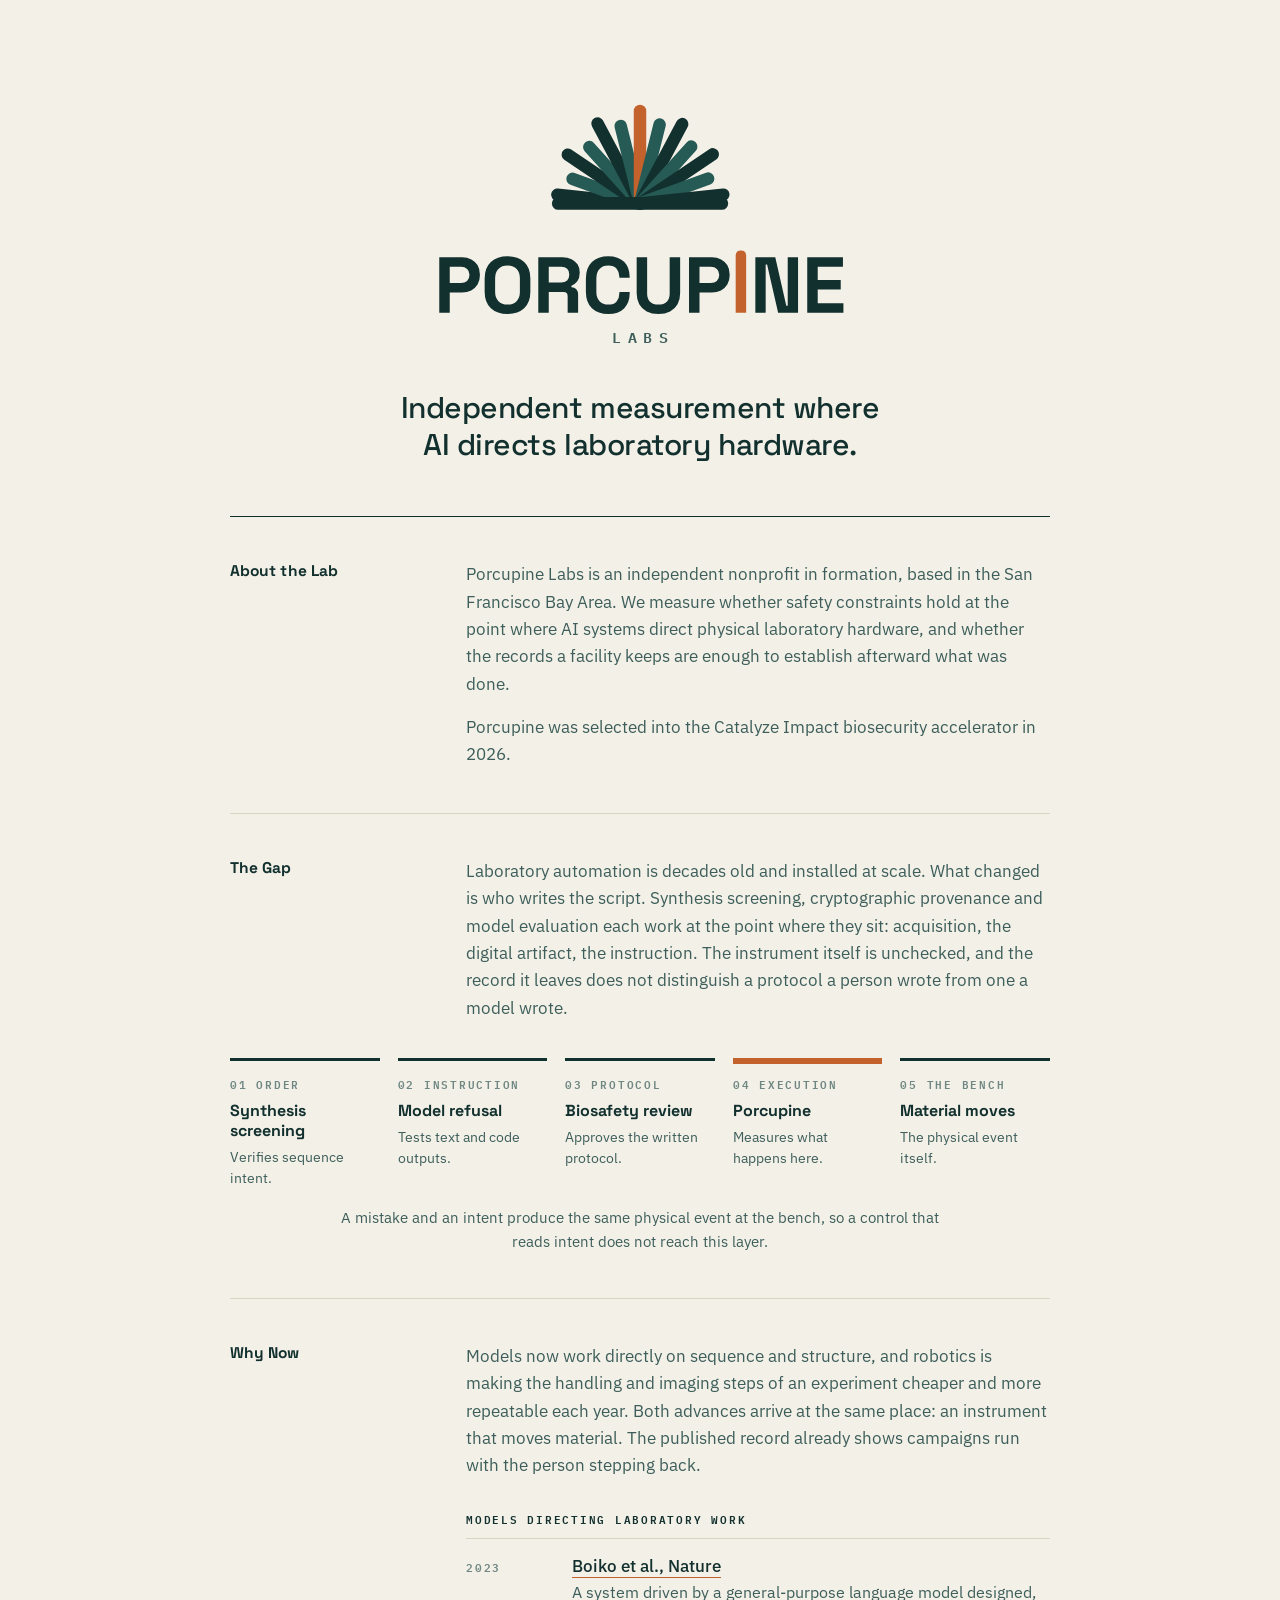
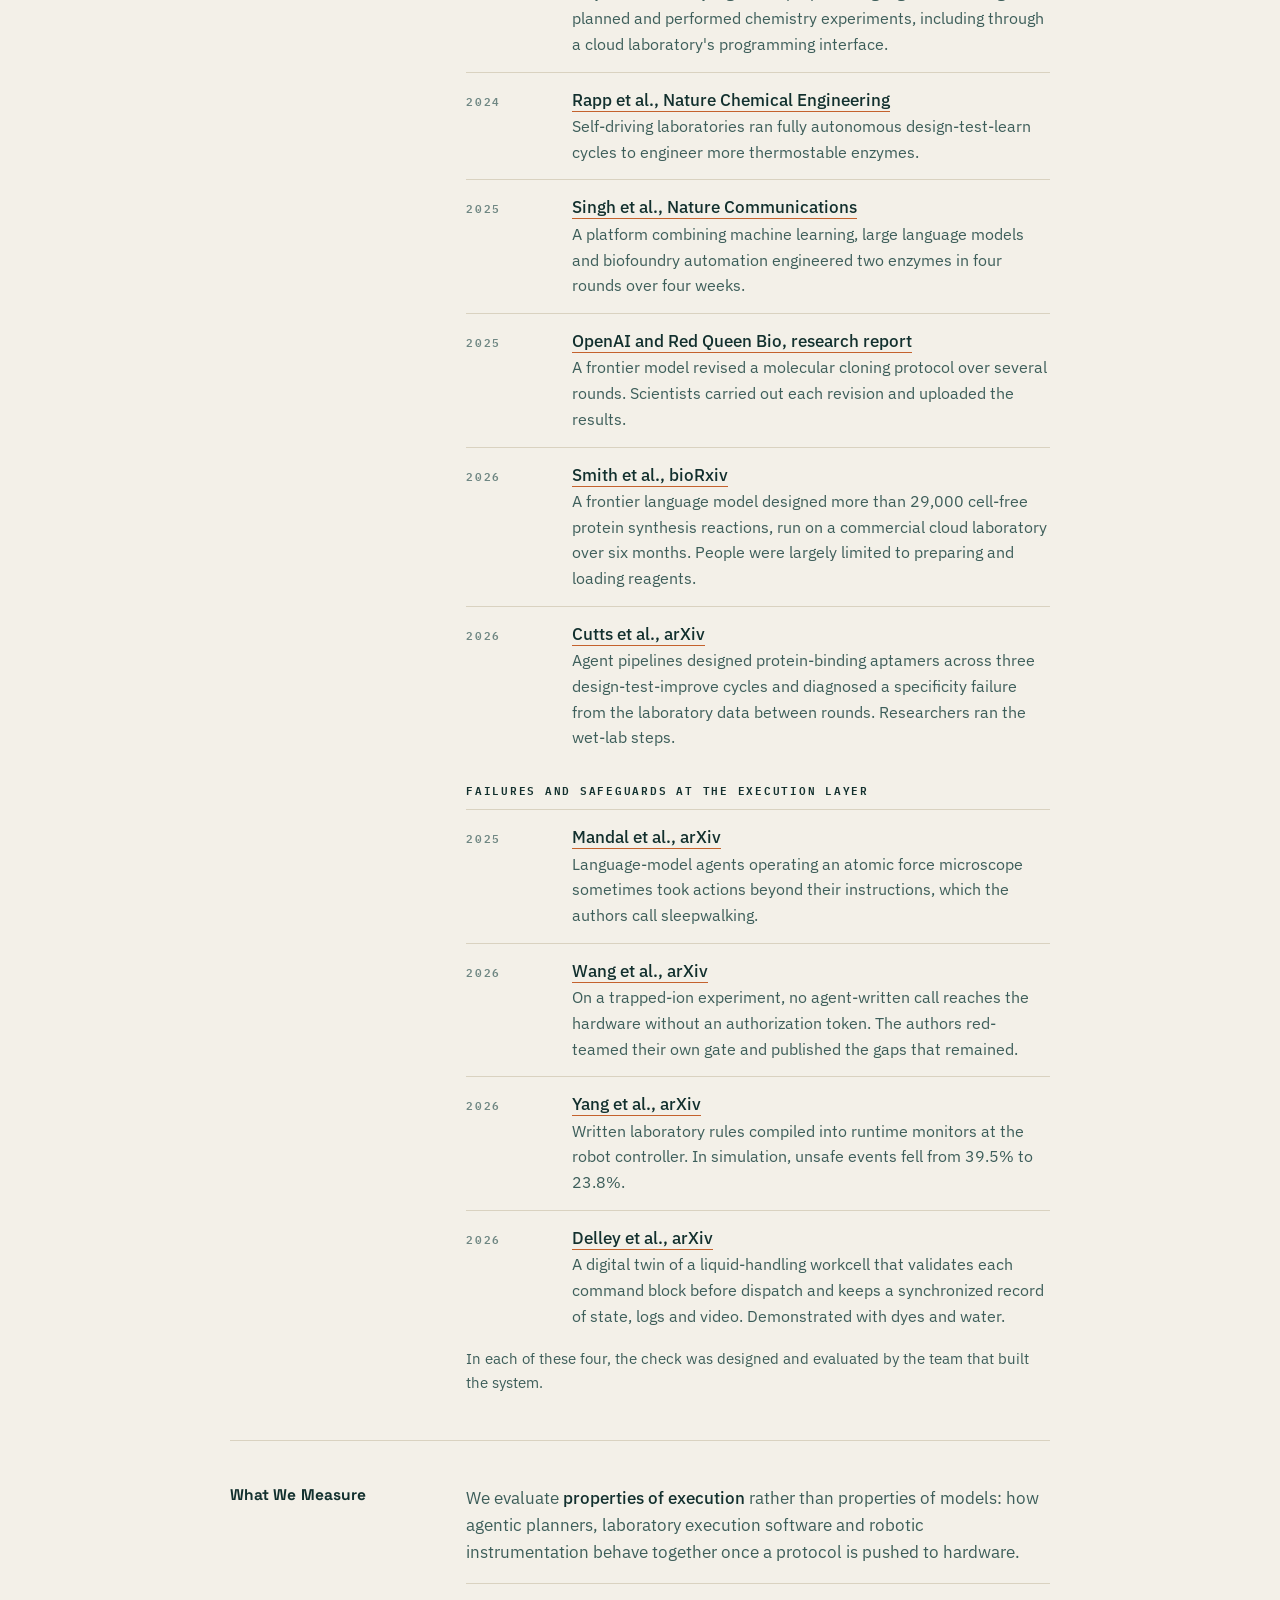
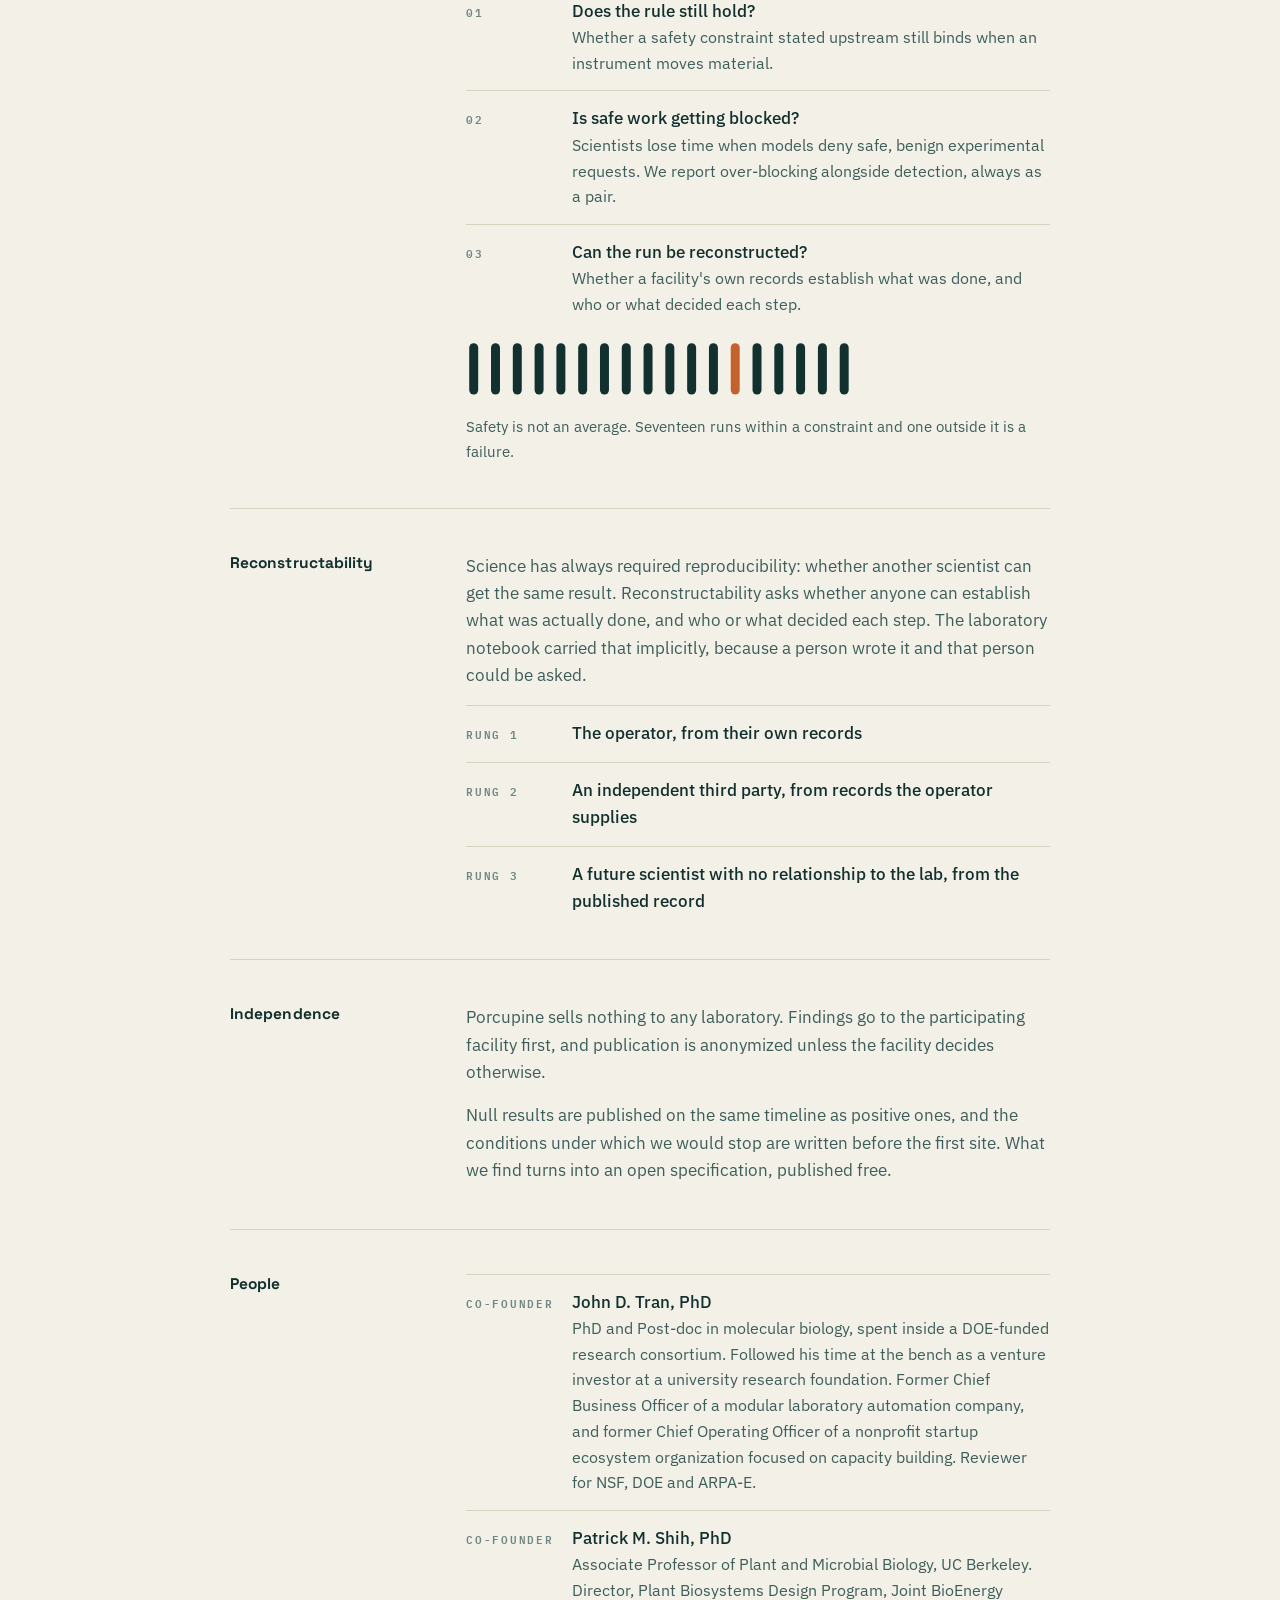
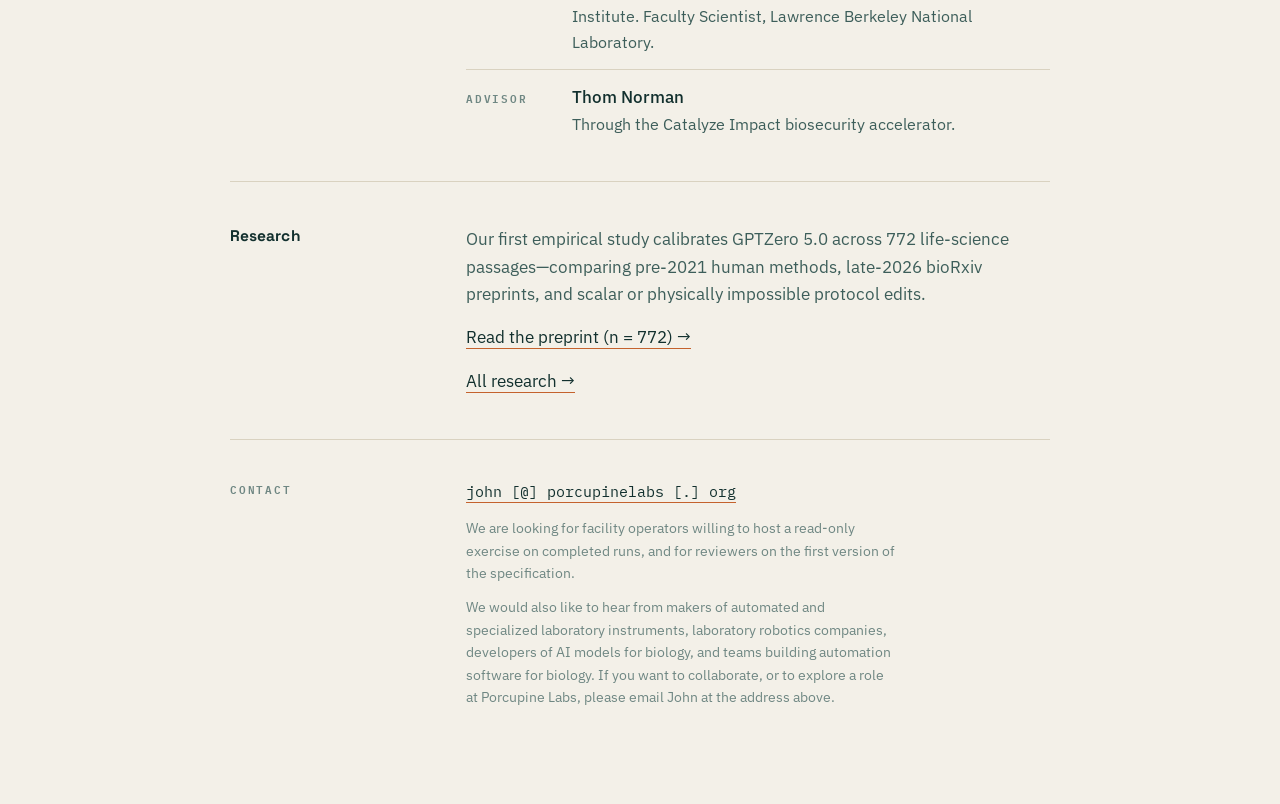
<file: index.html>
<!doctype html>
<html lang="en">
<head>
<meta charset="utf-8">
<meta name="viewport" content="width=device-width,initial-scale=1,viewport-fit=cover">
<meta name="theme-color" content="#F3F0E8">
<link rel="canonical" href="https://porcupinelabs.org/">
<meta property="og:type" content="website">
<meta property="og:site_name" content="Porcupine Labs">
<meta property="og:title" content="Porcupine Labs">
<meta property="og:url" content="https://porcupinelabs.org/">
<meta property="og:description" content="Independent measurement where AI directs laboratory hardware. An independent nonprofit in formation, working at the boundary where AI systems direct physical laboratory instruments.">
<meta property="og:image" content="https://porcupinelabs.org/og.png">
<meta property="og:image:width" content="1200">
<meta property="og:image:height" content="630">
<meta name="twitter:card" content="summary_large_image">
<link rel="icon" href="/favicon.svg" type="image/svg+xml">
<link rel="apple-touch-icon" href="/apple-touch-icon.png">
<script type="application/ld+json">
{"@context":"https://schema.org","@type":"NGO","name":"Porcupine Labs",
"url":"https://porcupinelabs.org/","logo":"https://porcupinelabs.org/favicon.svg",
"email":"john@porcupinelabs.org",
"slogan":"Independent measurement where AI directs laboratory hardware.",
"description":"Independent nonprofit in formation. Measures whether safety constraints hold where AI systems direct physical laboratory hardware, and whether a facility's records establish afterward what was done.",
"address":{"@type":"PostalAddress","addressRegion":"CA","addressCountry":"US"},
"founder":[{"@type":"Person","name":"John D. Tran"},{"@type":"Person","name":"Patrick M. Shih"}],
"knowsAbout":["biosecurity","laboratory automation","AI safety","provenance","reconstructability"]}
</script>
<title>Porcupine Labs</title>

<meta name="description" content="Porcupine Labs is an independent nonprofit in formation. We measure whether safety constraints hold at the physical execution boundary, where software directs laboratory hardware.">
<link rel="preconnect" href="https://fonts.googleapis.com">
<link rel="preconnect" href="https://fonts.gstatic.com" crossorigin>
<link rel="stylesheet" href="https://fonts.googleapis.com/css2?family=Space+Grotesk:wght@500;700&family=IBM+Plex+Sans:wght@400;500&family=IBM+Plex+Mono:wght@400;600&display=swap">
<style>
/* Layout: one 820px column, label left and body right, hairline rules between.
   Brand palette only. The quill is a stroke: figures are built from top rules and
   round-capped lines. Quill orange marks where Porcupine works, once per figure. */
:root{
  --bg:#F3F0E8; --ink:#12302E; --muted:#3D5E5A; --subtle:#6F8783;
  --rule:#D9D2C0; --rule-strong:#12302E; --quill:#C4622D;
  --mark:#12302E; --mark-lt:#265A55;
  --display:"Space Grotesk",system-ui,sans-serif;
  --body:"IBM Plex Sans",system-ui,-apple-system,"Helvetica Neue",sans-serif;
  --mono:"IBM Plex Mono",ui-monospace,SFMono-Regular,Menlo,monospace;
  color-scheme:light;
}
/* Bone is the ground in every context. The page does not follow the viewer's theme. */

*{box-sizing:border-box;margin:0;padding:0}
body{background:var(--bg);color:var(--ink);font-family:var(--body);
  font-size:16.5px;line-height:1.66;-webkit-font-smoothing:antialiased;
  padding-left:max(24px,env(safe-area-inset-left,0px));
  padding-right:max(24px,env(safe-area-inset-right,0px))}
.container{max-width:820px;margin-inline:auto;padding-block:clamp(52px,8vw,78px) 96px}

/* ---- masthead ---- */
header{text-align:center;padding-bottom:52px;border-bottom:1px solid var(--rule-strong)}
.lockup{display:block;margin:0 auto 26px;width:100%;max-width:330px;height:auto}
.wordmark{display:block;margin:22px auto 0;width:100%;max-width:412px;height:auto}
.sr-only{position:absolute;width:1px;height:1px;overflow:hidden;clip:rect(0 0 0 0);
  clip-path:inset(50%);white-space:nowrap}
.labs{font-family:var(--mono);font-weight:600;font-size:clamp(12px,2.1vw,15px);
  letter-spacing:.44em;color:var(--muted);margin-top:11px;text-indent:.44em}
.lead{max-width:26ch;margin:38px auto 0;font-family:var(--display);font-weight:500;
  font-size:clamp(21px,3.4vw,30px);line-height:1.26;letter-spacing:-.015em;
  color:var(--ink);text-wrap:balance}

/* ---- sections ---- */
section{display:grid;grid-template-columns:200px minmax(0,1fr);
  gap:36px;padding-block:44px;border-bottom:1px solid var(--rule)}
h2{font-family:var(--display);font-size:15.5px;font-weight:700;letter-spacing:.005em;
  line-height:1.35;color:var(--ink)}
.body p{color:var(--muted);margin-bottom:16px;max-width:64ch}
.body p:last-child{margin-bottom:0}
.body em{font-style:normal;color:var(--ink);font-weight:500}
.body a,.fig a{color:var(--ink);text-decoration:none;border-bottom:1px solid var(--quill)}
.tag{font-family:var(--mono);font-size:11px;font-weight:600;letter-spacing:.16em;
  text-transform:uppercase;color:var(--subtle);display:block}

/* ---- figures: span both columns ---- */
.fig{grid-column:1/-1}
.cap{margin-top:18px;color:var(--muted);font-size:14.5px;max-width:70ch}
.cap-center{margin-inline:auto;text-align:center}

/* the stack: five stages, each under a top rule */
.stack{list-style:none;display:grid;grid-template-columns:repeat(5,minmax(0,1fr));gap:18px}
.stack li{border-top:3px solid var(--mark);padding-top:14px}
.stack li.q{border-top:6px solid var(--quill);padding-top:11px}
.stack b{display:block;font-family:var(--display);font-weight:700;font-size:16px;
  line-height:1.25;margin:8px 0 6px;color:var(--ink)}
.stack span.d{display:block;color:var(--muted);font-size:14px;line-height:1.45}

/* rows: questions, rungs, record, people */
.rows{list-style:none}
.rows li{display:grid;grid-template-columns:88px minmax(0,1fr);gap:18px;
  padding:14px 0;border-top:1px solid var(--rule)}
.rows li:last-child{padding-bottom:0}
.rows b{display:block;font-weight:500;color:var(--ink)}
.rows .d{display:block;color:var(--muted);font-size:15.5px}
.rows .tag{padding-top:5px}

.sub{font-family:var(--mono);font-size:11px;font-weight:600;letter-spacing:.16em;
  text-transform:uppercase;color:var(--ink);margin:30px 0 10px}

/* all-of-k strip */
.strip{display:block;width:100%;max-width:400px;height:auto;margin-top:22px}

/* ---- footer ---- */
footer{display:grid;grid-template-columns:200px minmax(0,1fr);gap:36px;
  padding-top:40px;font-size:14.5px;color:var(--muted)}
.flabel{font-family:var(--mono);font-size:11px;font-weight:600;letter-spacing:.16em;
  text-transform:uppercase;color:var(--subtle)}
.addr{font-family:var(--mono);font-size:15px;color:var(--ink);user-select:all;
  text-decoration:none;border-bottom:1px solid var(--quill);padding-bottom:1px}
.fnote{margin-top:12px;color:var(--subtle);font-size:13.5px;max-width:54ch}

@media (max-width:680px){
  .container{padding-block:40px 64px}
  header{padding-bottom:38px}
  section,footer{grid-template-columns:1fr;gap:14px;padding-block:34px}
  .stack{grid-template-columns:1fr;gap:0}
  .stack li,.stack li.q{border-top:0;border-left:3px solid var(--mark);padding:10px 0 14px 16px}
  .stack li.q{border-left:6px solid var(--quill);padding-left:13px}
  .rows li{grid-template-columns:1fr;gap:4px}
}
:focus-visible{outline:2px solid var(--quill);outline-offset:3px}
</style>
<link rel="stylesheet" href="/porcupine-labs-research-finding-section-assets/research-finding-section.css">
</head>
<body>

<div class="container">
  <header>
    <svg class="lockup" viewBox="0 0 400 176" role="img" aria-label="Porcupine Labs quill mark">
      <line x1="200" y1="152" x2="99.8" y2="141.5" stroke="var(--mark)" stroke-width="15.1" stroke-linecap="round"/>
      <line x1="200" y1="152" x2="118.2" y2="122.2" stroke="var(--mark-lt)" stroke-width="15.1" stroke-linecap="round"/>
      <line x1="200" y1="152" x2="112.4" y2="92.9" stroke="var(--mark)" stroke-width="15.1" stroke-linecap="round"/>
      <line x1="200" y1="152" x2="138.5" y2="83.7" stroke="var(--mark-lt)" stroke-width="15.1" stroke-linecap="round"/>
      <line x1="200" y1="152" x2="148.5" y2="55.2" stroke="var(--mark)" stroke-width="15.1" stroke-linecap="round"/>
      <line x1="200" y1="152" x2="176.6" y2="58.1" stroke="var(--mark-lt)" stroke-width="15.1" stroke-linecap="round"/>
      <line x1="200" y1="152" x2="200" y2="39.9" stroke="var(--quill)" stroke-width="15.1" stroke-linecap="round"/>
      <line x1="200" y1="152" x2="223.8" y2="56.5" stroke="var(--mark-lt)" stroke-width="15.1" stroke-linecap="round"/>
      <line x1="200" y1="152" x2="251.1" y2="55.9" stroke="var(--mark)" stroke-width="15.1" stroke-linecap="round"/>
      <line x1="200" y1="152" x2="262.1" y2="83.1" stroke="var(--mark-lt)" stroke-width="15.1" stroke-linecap="round"/>
      <line x1="200" y1="152" x2="288.2" y2="92.5" stroke="var(--mark)" stroke-width="15.1" stroke-linecap="round"/>
      <line x1="200" y1="152" x2="282.6" y2="121.9" stroke="var(--mark-lt)" stroke-width="15.1" stroke-linecap="round"/>
      <line x1="200" y1="152" x2="301" y2="141.4" stroke="var(--mark)" stroke-width="15.1" stroke-linecap="round"/>
      <rect x="93.2" y="144.4" width="213.7" height="15.3" rx="7.6" fill="var(--mark)"/>
    </svg>
    <svg class="wordmark" viewBox="0 0 519.2 82.5" role="img" aria-label="Porcupine"><title>Porcupine</title><g transform="translate(0 80.5)"><g transform="translate(0.000 0) scale(0.100000 -0.100000)"><path fill="#12302E" d="M66 0V700H354Q420 700 470.5 673.5Q521 647 549.5 599.0Q578 551 578 485V471Q578 406 548.5 357.5Q519 309 468.5 282.5Q418 256 354 256H198V0ZM198 376H341Q388 376 417.0 402.0Q446 428 446 473V483Q446 528 417.0 554.0Q388 580 341 580H198Z"/></g><g transform="translate(58.800 0) scale(0.100000 -0.100000)"><path fill="#12302E" d="M338 -14Q206 -14 128.0 58.5Q50 131 50 266V434Q50 569 128.0 641.5Q206 714 338 714Q470 714 548.0 641.5Q626 569 626 434V266Q626 131 548.0 58.5Q470 -14 338 -14ZM338 104Q412 104 453.0 147.0Q494 190 494 262V438Q494 510 453.0 553.0Q412 596 338 596Q265 596 223.5 553.0Q182 510 182 438V262Q182 190 223.5 147.0Q265 104 338 104Z"/></g><g transform="translate(124.800 0) scale(0.100000 -0.100000)"><path fill="#12302E" d="M66 0V700H370Q436 700 485.0 677.0Q534 654 561.0 612.0Q588 570 588 513V501Q588 438 558.0 399.0Q528 360 484 342V324Q524 322 546.0 296.5Q568 271 568 229V0H436V210Q436 234 423.5 249.0Q411 264 382 264H198V0ZM198 384H356Q403 384 429.5 409.5Q456 435 456 477V487Q456 529 430.0 554.5Q404 580 356 580H198Z"/></g><g transform="translate(186.400 0) scale(0.100000 -0.100000)"><path fill="#12302E" d="M332 -14Q202 -14 126.0 58.5Q50 131 50 266V434Q50 569 126.0 641.5Q202 714 332 714Q461 714 531.5 643.5Q602 573 602 450V444H472V454Q472 516 437.5 556.0Q403 596 332 596Q262 596 222.0 553.0Q182 510 182 436V264Q182 191 222.0 147.5Q262 104 332 104Q403 104 437.5 144.5Q472 185 472 246V264H602V250Q602 127 531.5 56.5Q461 -14 332 -14Z"/></g><g transform="translate(249.200 0) scale(0.100000 -0.100000)"><path fill="#12302E" d="M336 -14Q250 -14 188.5 17.5Q127 49 94.5 107.5Q62 166 62 246V700H194V242Q194 178 230.5 141.0Q267 104 336 104Q405 104 441.5 141.0Q478 178 478 242V700H610V246Q610 166 577.5 107.5Q545 49 483.5 17.5Q422 -14 336 -14Z"/></g><g transform="translate(314.800 0) scale(0.100000 -0.100000)"><path fill="#12302E" d="M66 0V700H354Q420 700 470.5 673.5Q521 647 549.5 599.0Q578 551 578 485V471Q578 406 548.5 357.5Q519 309 468.5 282.5Q418 256 354 256H198V0ZM198 376H341Q388 376 417.0 402.0Q446 428 446 473V483Q446 528 417.0 554.0Q388 580 341 580H198Z"/></g><path fill="#C4622D" d="M380.20 0 L380.20 -71.90 Q380.20 -78.50 386.80 -78.50 Q393.40 -78.50 393.40 -71.90 L393.40 0 Z"/><g transform="translate(398.400 0) scale(0.100000 -0.100000)"><path fill="#12302E" d="M66 0V700H317L456 90H474V700H604V0H353L214 610H196V0Z"/></g><g transform="translate(463.800 0) scale(0.100000 -0.100000)"><path fill="#12302E" d="M66 0V700H516V580H198V413H488V293H198V120H522V0Z"/></g></g></svg>
    <h1 class="sr-only">Porcupine Labs</h1>
    <div class="labs">LABS</div>
    <p class="lead">Independent measurement where AI directs laboratory hardware.</p>
  </header>

  <main>
    <section>
      <h2>About the Lab</h2>
      <div class="body">
        <p>Porcupine Labs is an independent nonprofit in formation, based in the San Francisco
          Bay Area. We measure whether safety constraints hold at the point where AI systems
          direct physical laboratory hardware, and whether the records a facility keeps are
          enough to establish afterward what was done.</p>
        <p>Porcupine was selected into the Catalyze Impact biosecurity accelerator in 2026.</p>
      </div>
    </section>

    <section>
      <h2>The Gap</h2>
      <div class="body">
        <p>Laboratory automation is decades old and installed at scale. What changed is who
          writes the script. Synthesis screening, cryptographic provenance and model
          evaluation each work at the point where they sit: acquisition, the digital artifact,
          the instruction. The instrument itself is unchecked, and the record it leaves does
          not distinguish a protocol a person wrote from one a model wrote.</p>
      </div>
      <div class="fig">
        <ol class="stack" aria-label="Where each control sits, from order to bench">
          <li><span class="tag">01 Order</span><b>Synthesis screening</b><span class="d">Verifies sequence intent.</span></li>
          <li><span class="tag">02 Instruction</span><b>Model refusal</b><span class="d">Tests text and code outputs.</span></li>
          <li><span class="tag">03 Protocol</span><b>Biosafety review</b><span class="d">Approves the written protocol.</span></li>
          <li class="q"><span class="tag">04 Execution</span><b>Porcupine</b><span class="d">Measures what happens here.</span></li>
          <li><span class="tag">05 The bench</span><b>Material moves</b><span class="d">The physical event itself.</span></li>
        </ol>
        <p class="cap cap-center">A mistake and an intent produce the same physical event at the bench,
          so a control that reads intent does not reach this layer.</p>
      </div>
    </section>

    <section>
      <h2>Why Now</h2>
      <div class="body">
        <p>Models now work directly on sequence and structure, and robotics is making the
          handling and imaging steps of an experiment cheaper and more repeatable each year.
          Both advances arrive at the same place: an instrument that moves material. The
          published record already shows campaigns run with the person stepping back.</p>
        <h3 class="sub">Models directing laboratory work</h3>
        <ul class="rows">
          <li><span class="tag">2023</span><div><b><a href="https://doi.org/10.1038/s41586-023-06792-0">Boiko et al., Nature</a></b>
            <span class="d">A system driven by a general-purpose language model designed, planned and performed chemistry experiments, including through a cloud laboratory's programming interface.</span></div></li>
          <li><span class="tag">2024</span><div><b><a href="https://doi.org/10.1038/s44286-023-00002-4">Rapp et al., Nature Chemical Engineering</a></b>
            <span class="d">Self-driving laboratories ran fully autonomous design-test-learn cycles to engineer more thermostable enzymes.</span></div></li>
          <li><span class="tag">2025</span><div><b><a href="https://doi.org/10.1038/s41467-025-61209-y">Singh et al., Nature Communications</a></b>
            <span class="d">A platform combining machine learning, large language models and biofoundry automation engineered two enzymes in four rounds over four weeks.</span></div></li>
          <li><span class="tag">2025</span><div><b><a href="https://openai.com/index/accelerating-biological-research-in-the-wet-lab/">OpenAI and Red Queen Bio, research report</a></b>
            <span class="d">A frontier model revised a molecular cloning protocol over several rounds. Scientists carried out each revision and uploaded the results.</span></div></li>
          <li><span class="tag">2026</span><div><b><a href="https://www.biorxiv.org/content/10.64898/2026.02.05.703998v1">Smith et al., bioRxiv</a></b>
            <span class="d">A frontier language model designed more than 29,000 cell-free protein synthesis reactions, run on a commercial cloud laboratory over six months. People were largely limited to preparing and loading reagents.</span></div></li>
          <li><span class="tag">2026</span><div><b><a href="https://arxiv.org/abs/2610.24806">Cutts et al., arXiv</a></b>
            <span class="d">Agent pipelines designed protein-binding aptamers across three design-test-improve cycles and diagnosed a specificity failure from the laboratory data between rounds. Researchers ran the wet-lab steps.</span></div></li>
        </ul>
        <h3 class="sub">Failures and safeguards at the execution layer</h3>
        <ul class="rows">
          <li><span class="tag">2025</span><div><b><a href="https://arxiv.org/abs/2501.10385">Mandal et al., arXiv</a></b>
            <span class="d">Language-model agents operating an atomic force microscope sometimes took actions beyond their instructions, which the authors call sleepwalking.</span></div></li>
          <li><span class="tag">2026</span><div><b><a href="https://arxiv.org/abs/2606.27231">Wang et al., arXiv</a></b>
            <span class="d">On a trapped-ion experiment, no agent-written call reaches the hardware without an authorization token. The authors red-teamed their own gate and published the gaps that remained.</span></div></li>
          <li><span class="tag">2026</span><div><b><a href="https://arxiv.org/abs/2606.31045">Yang et al., arXiv</a></b>
            <span class="d">Written laboratory rules compiled into runtime monitors at the robot controller. In simulation, unsafe events fell from 39.5% to 23.8%.</span></div></li>
          <li><span class="tag">2026</span><div><b><a href="https://arxiv.org/abs/2610.32755">Delley et al., arXiv</a></b>
            <span class="d">A digital twin of a liquid-handling workcell that validates each command block before dispatch and keeps a synchronized record of state, logs and video. Demonstrated with dyes and water.</span></div></li>
        </ul>
        <p class="cap">In each of these four, the check was designed and evaluated by the team
          that built the system.</p>
      </div>
    </section>

    <section>
      <h2>What We Measure</h2>
      <div class="body">
        <p>We evaluate <em>properties of execution</em> rather than properties of models: how
          agentic planners, laboratory execution software and robotic instrumentation behave
          together once a protocol is pushed to hardware.</p>
        <ul class="rows">
          <li><span class="tag">01</span><div><b>Does the rule still hold?</b>
            <span class="d">Whether a safety constraint stated upstream still binds when an instrument moves material.</span></div></li>
          <li><span class="tag">02</span><div><b>Is safe work getting blocked?</b>
            <span class="d">Scientists lose time when models deny safe, benign experimental requests. We report over-blocking alongside detection, always as a pair.</span></div></li>
          <li><span class="tag">03</span><div><b>Can the run be reconstructed?</b>
            <span class="d">Whether a facility's own records establish what was done, and who or what decided each step.</span></div></li>
        </ul>
        <svg class="strip" viewBox="0 0 624 90" role="img" aria-label="Eighteen runs drawn as strokes: seventeen within the constraint and one outside it"><line x1="12" y1="12" x2="12" y2="78" stroke="var(--mark)" stroke-width="14" stroke-linecap="round"/><line x1="46" y1="12" x2="46" y2="78" stroke="var(--mark)" stroke-width="14" stroke-linecap="round"/><line x1="80" y1="12" x2="80" y2="78" stroke="var(--mark)" stroke-width="14" stroke-linecap="round"/><line x1="114" y1="12" x2="114" y2="78" stroke="var(--mark)" stroke-width="14" stroke-linecap="round"/><line x1="148" y1="12" x2="148" y2="78" stroke="var(--mark)" stroke-width="14" stroke-linecap="round"/><line x1="182" y1="12" x2="182" y2="78" stroke="var(--mark)" stroke-width="14" stroke-linecap="round"/><line x1="216" y1="12" x2="216" y2="78" stroke="var(--mark)" stroke-width="14" stroke-linecap="round"/><line x1="250" y1="12" x2="250" y2="78" stroke="var(--mark)" stroke-width="14" stroke-linecap="round"/><line x1="284" y1="12" x2="284" y2="78" stroke="var(--mark)" stroke-width="14" stroke-linecap="round"/><line x1="318" y1="12" x2="318" y2="78" stroke="var(--mark)" stroke-width="14" stroke-linecap="round"/><line x1="352" y1="12" x2="352" y2="78" stroke="var(--mark)" stroke-width="14" stroke-linecap="round"/><line x1="386" y1="12" x2="386" y2="78" stroke="var(--mark)" stroke-width="14" stroke-linecap="round"/><line x1="420" y1="12" x2="420" y2="78" stroke="var(--quill)" stroke-width="14" stroke-linecap="round"/><line x1="454" y1="12" x2="454" y2="78" stroke="var(--mark)" stroke-width="14" stroke-linecap="round"/><line x1="488" y1="12" x2="488" y2="78" stroke="var(--mark)" stroke-width="14" stroke-linecap="round"/><line x1="522" y1="12" x2="522" y2="78" stroke="var(--mark)" stroke-width="14" stroke-linecap="round"/><line x1="556" y1="12" x2="556" y2="78" stroke="var(--mark)" stroke-width="14" stroke-linecap="round"/><line x1="590" y1="12" x2="590" y2="78" stroke="var(--mark)" stroke-width="14" stroke-linecap="round"/></svg>
        <p class="cap">Safety is not an average. Seventeen runs within a constraint and one
          outside it is a failure.</p>
      </div>
    </section>

    <section>
      <h2>Reconstructability</h2>
      <div class="body">
        <p>Science has always required reproducibility: whether another scientist can get the
          same result. Reconstructability asks whether anyone can establish what was actually
          done, and who or what decided each step. The laboratory notebook carried that
          implicitly, because a person wrote it and that person could be asked.</p>
        <ul class="rows">
          <li><span class="tag">Rung 1</span><div><b>The operator, from their own records</b></div></li>
          <li><span class="tag">Rung 2</span><div><b>An independent third party, from records the operator supplies</b></div></li>
          <li><span class="tag">Rung 3</span><div><b>A future scientist with no relationship to the lab, from the published record</b></div></li>
        </ul>
      </div>
    </section>

    <section>
      <h2>Independence</h2>
      <div class="body">
        <p>Porcupine sells nothing to any laboratory. Findings go to the participating
          facility first, and publication is anonymized unless the facility decides
          otherwise.</p>
        <p>Null results are published on the same timeline as positive ones, and the
          conditions under which we would stop are written before the first site. What we find
          turns into an open specification, published free.</p>
      </div>
    </section>

    <section>
      <h2>People</h2>
      <div class="body">
        <ul class="rows">
          <li><span class="tag">Co-founder</span><div><b>John D. Tran, PhD</b>
            <span class="d">PhD and Post-doc in molecular biology, spent inside a DOE-funded research consortium. Followed his time at the bench as a venture investor at a university research foundation. Former Chief Business Officer of a modular laboratory automation company, and former Chief Operating Officer of a nonprofit startup ecosystem organization focused on capacity building. Reviewer for NSF, DOE and ARPA-E.</span></div></li>
          <li><span class="tag">Co-founder</span><div><b>Patrick M. Shih, PhD</b>
            <span class="d">Associate Professor of Plant and Microbial Biology, UC Berkeley. Director, Plant Biosystems Design Program, Joint BioEnergy Institute. Faculty Scientist, Lawrence Berkeley National Laboratory.</span></div></li>
          <li><span class="tag">Advisor</span><div><b>Thom Norman</b>
            <span class="d">Through the Catalyze Impact biosecurity accelerator.</span></div></li>
        </ul>
      </div>
    </section>
    <section id="research-findings">
      <h2>Research</h2>
      <div class="body">
        <p>Our first empirical study calibrates GPTZero 5.0 across 772 life-science passages—comparing pre-2021 human methods, late-2026 bioRxiv preprints, and scalar or physically impossible protocol edits.</p>
        <p><a href="/research/gptzero-wetlab-calibration/">Read the preprint (n = 772) →</a></p>
        <p><a href="/research/">All research →</a></p>
      </div>
    </section>
</main>

  <footer>
    <div class="flabel">Contact</div>
    <div>
      <a class="addr" href="mailto:john@porcupinelabs.org">john [@] porcupinelabs [.] org</a>
      <p class="fnote">We are looking for facility operators willing to host a read-only
        exercise on completed runs, and for reviewers on the first version of the
        specification.</p>
      <p class="fnote">We would also like to hear from makers of automated and specialized
        laboratory instruments, laboratory robotics companies, developers of AI models for
        biology, and teams building automation software for biology. If you want to
        collaborate, or to explore a role at Porcupine Labs, please email John at the address
        above.</p>
    </div>
  </footer>
</div>

<script src="/porcupine-labs-research-finding-section-assets/research-finding-section.js"></script>
</body>
</html>
</file>
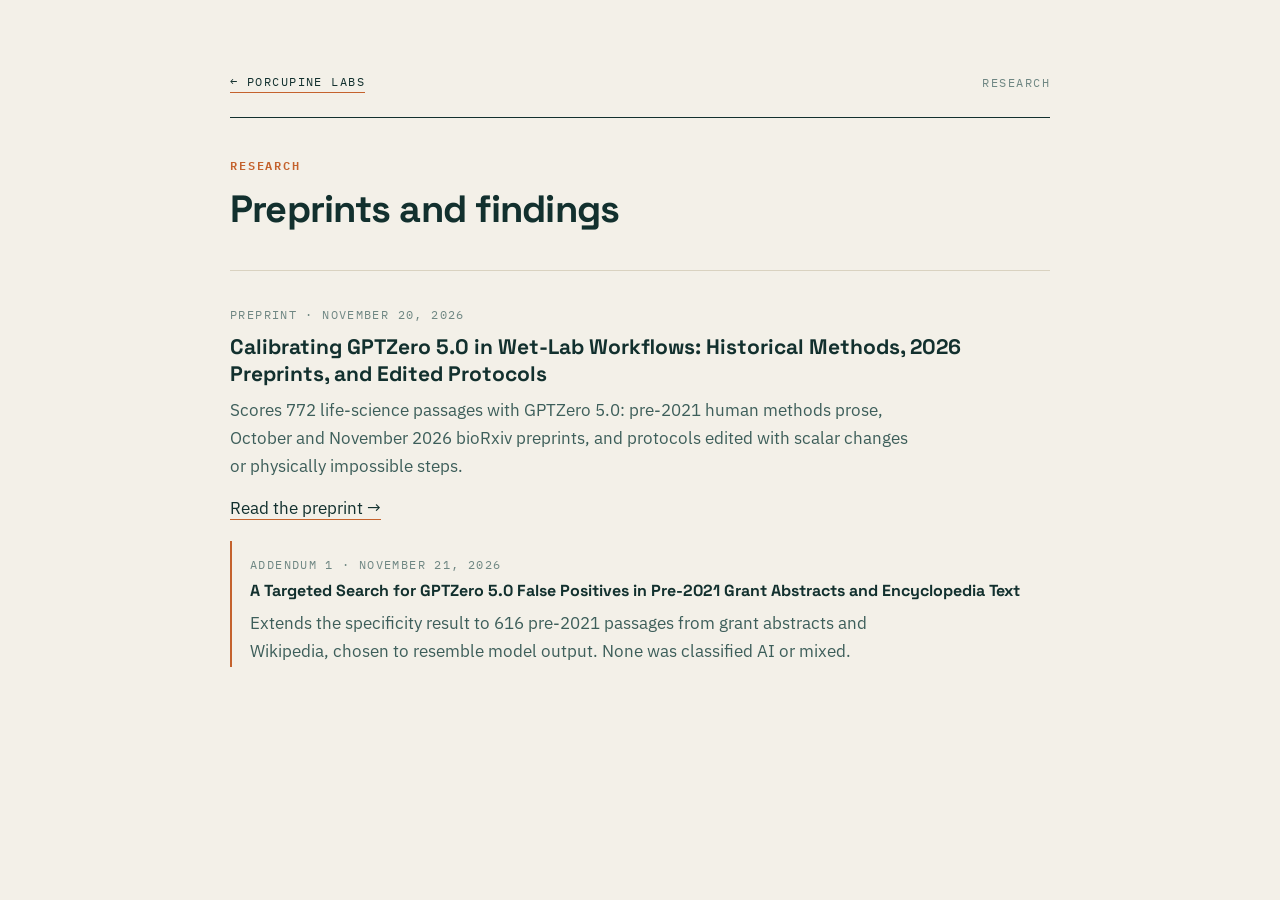
<file: research/index.html>
<!doctype html>
<html lang="en">
<head>
<meta charset="utf-8">
<meta name="viewport" content="width=device-width,initial-scale=1,viewport-fit=cover">
<meta name="theme-color" content="#F3F0E8">
<link rel="canonical" href="https://porcupinelabs.org/research/">
<meta property="og:type" content="website">
<meta property="og:site_name" content="Porcupine Labs">
<meta property="og:title" content="Research — Porcupine Labs">
<meta property="og:url" content="https://porcupinelabs.org/research/">
<meta property="og:description" content="Preprints and research findings from Porcupine Labs.">
<meta name="twitter:card" content="summary">
<link rel="icon" href="/favicon.svg" type="image/svg+xml">
<link rel="apple-touch-icon" href="/apple-touch-icon.png">
<title>Research — Porcupine Labs</title>
<meta name="description" content="Preprints and research findings from Porcupine Labs.">
<link rel="preconnect" href="https://fonts.googleapis.com">
<link rel="preconnect" href="https://fonts.gstatic.com" crossorigin>
<link rel="stylesheet" href="https://fonts.googleapis.com/css2?family=Space+Grotesk:wght@500;700&family=IBM+Plex+Sans:wght@400;500&family=IBM+Plex+Mono:wght@400;600&display=swap">
<style>
:root{
  --bg:#F3F0E8; --ink:#12302E; --muted:#3D5E5A; --subtle:#6F8783;
  --rule:#D9D2C0; --rule-strong:#12302E; --quill:#C4622D;
  --mark:#12302E; --mark-lt:#265A55;
  --display:"Space Grotesk",system-ui,sans-serif;
  --body:"IBM Plex Sans",system-ui,-apple-system,"Helvetica Neue",sans-serif;
  --mono:"IBM Plex Mono",ui-monospace,SFMono-Regular,Menlo,monospace;
  color-scheme:light;
}
*{box-sizing:border-box;margin:0;padding:0}
body{
  background:var(--bg);color:var(--ink);font-family:var(--body);
  font-size:16.5px;line-height:1.68;-webkit-font-smoothing:antialiased;
  padding-left:max(24px,env(safe-area-inset-left,0px));
  padding-right:max(24px,env(safe-area-inset-right,0px));
}
.container{max-width:820px;margin-inline:auto;padding-block:clamp(44px,7vw,72px) 96px}
.topbar{
  display:flex;justify-content:space-between;align-items:center;gap:16px;
  padding-bottom:24px;border-bottom:1px solid var(--rule-strong);
  font-family:var(--mono);font-size:12px;letter-spacing:.12em;text-transform:uppercase;
}
.topbar a{color:var(--ink);text-decoration:none;border-bottom:1px solid var(--quill)}
.topbar span{color:var(--subtle)}
.paper-head{padding-block:38px;border-bottom:1px solid var(--rule)}
.kicker{
  font-family:var(--mono);font-size:11.5px;font-weight:600;letter-spacing:.16em;
  text-transform:uppercase;color:var(--quill);margin-bottom:12px;
}
h1{
  font-family:var(--display);font-weight:700;font-size:clamp(26px,4.2vw,38px);
  line-height:1.18;letter-spacing:-.02em;color:var(--ink);max-width:28ch;
}
.meta{
  margin-top:18px;display:flex;flex-wrap:wrap;gap:8px 22px;
  font-size:14.5px;color:var(--muted);
}
.meta b{font-weight:500;color:var(--ink)}
.kpis{
  display:grid;grid-template-columns:repeat(3,minmax(0,1fr));gap:18px;
  margin-top:28px;
}
.kpi{border-top:3px solid var(--mark);padding-top:12px}
.kpi.accent{border-top-color:var(--quill)}
.kpi .val{
  font-family:var(--display);font-weight:700;font-size:24px;line-height:1.15;color:var(--ink);
}
.kpi .lbl{margin-top:4px;font-size:13.5px;line-height:1.4;color:var(--muted)}
section{padding-block:36px;border-bottom:1px solid var(--rule)}
section:last-of-type{border-bottom:0}
h2{
  font-family:var(--display);font-weight:700;font-size:18px;
  line-height:1.3;color:var(--ink);margin-bottom:14px;
}
h3{
  font-family:var(--mono);font-size:11.5px;font-weight:600;letter-spacing:.15em;
  text-transform:uppercase;color:var(--ink);margin:24px 0 10px;
}
p{color:var(--muted);margin-bottom:15px;max-width:68ch}
p:last-child{margin-bottom:0}
em{font-style:normal;color:var(--ink);font-weight:500}
a{color:var(--ink);text-decoration:none;border-bottom:1px solid var(--quill)}
ul.clean{list-style:none;display:grid;gap:12px;margin-top:8px}
ul.clean li{padding-left:16px;border-left:2px solid var(--rule-strong);color:var(--muted);max-width:68ch}
ul.clean b{color:var(--ink);font-weight:500}
.table-wrap{overflow-x:auto;margin-top:14px}
table{width:100%;border-collapse:collapse;font-size:13.5px;line-height:1.45}
th,td{text-align:left;padding:10px 10px;border-bottom:1px solid var(--rule);vertical-align:top}
th{
  font-family:var(--mono);font-size:11px;font-weight:600;letter-spacing:.08em;
  text-transform:uppercase;color:var(--ink);border-bottom:2px solid var(--rule-strong);
}
td{color:var(--muted)}
.num{font-family:var(--mono);font-size:12.5px;color:var(--ink);white-space:nowrap}
@media (max-width:680px){
  .kpis{grid-template-columns:1fr}
  .topbar{flex-direction:column;align-items:flex-start}
}
:focus-visible{outline:2px solid var(--quill);outline-offset:3px}

.paper-list{list-style:none;margin-top:8px}
.paper-list li{padding-block:26px;border-bottom:1px solid var(--rule)}
.paper-list li:last-child{border-bottom:0}
.paper-list .date{font-family:var(--mono);font-size:11.5px;letter-spacing:.12em;text-transform:uppercase;color:var(--subtle)}
.paper-list h2{font-size:21px;margin:8px 0 10px}
.paper-list h2 a{border-bottom:0}
.paper-list h2 a:hover{border-bottom:1px solid var(--quill)}
.paper-list .addendum{margin-top:18px;padding:14px 0 2px 18px;border-left:2px solid var(--quill)}
.paper-list .addendum h3{font-family:var(--display);font-size:16px;font-weight:700;letter-spacing:0;text-transform:none;margin:6px 0 8px;line-height:1.35}
.paper-list .addendum h3 a{border-bottom:0}
.paper-list .addendum h3 a:hover{border-bottom:1px solid var(--quill)}
</style>
</head>
<body>
<div class="container">
  <div class="topbar">
    <a href="/">← Porcupine Labs</a>
    <span>Research</span>
  </div>

  <header class="paper-head">
    <div class="kicker">Research</div>
    <h1>Preprints and findings</h1>
  </header>

  <main>
    <ul class="paper-list">
      <li>
        <div class="date">Preprint · November 20, 2026</div>
        <h2><a href="/research/gptzero-wetlab-calibration/">Calibrating GPTZero 5.0 in Wet-Lab Workflows: Historical Methods, 2026 Preprints, and Edited Protocols</a></h2>
        <p>Scores 772 life-science passages with GPTZero 5.0: pre-2021 human methods prose, October and November 2026 bioRxiv preprints, and protocols edited with scalar changes or physically impossible steps.</p>
        <p><a href="/research/gptzero-wetlab-calibration/">Read the preprint →</a></p>
        <div class="addendum">
          <div class="date">Addendum 1 · November 21, 2026</div>
          <h3><a href="/research/gptzero-false-positive-search/">A Targeted Search for GPTZero 5.0 False Positives in Pre-2021 Grant Abstracts and Encyclopedia Text</a></h3>
          <p>Extends the specificity result to 616 pre-2021 passages from grant abstracts and Wikipedia, chosen to resemble model output. None was classified AI or mixed.</p>
        </div>
      </li>
    </ul>
  </main>
</div>
</body>
</html>
</file>
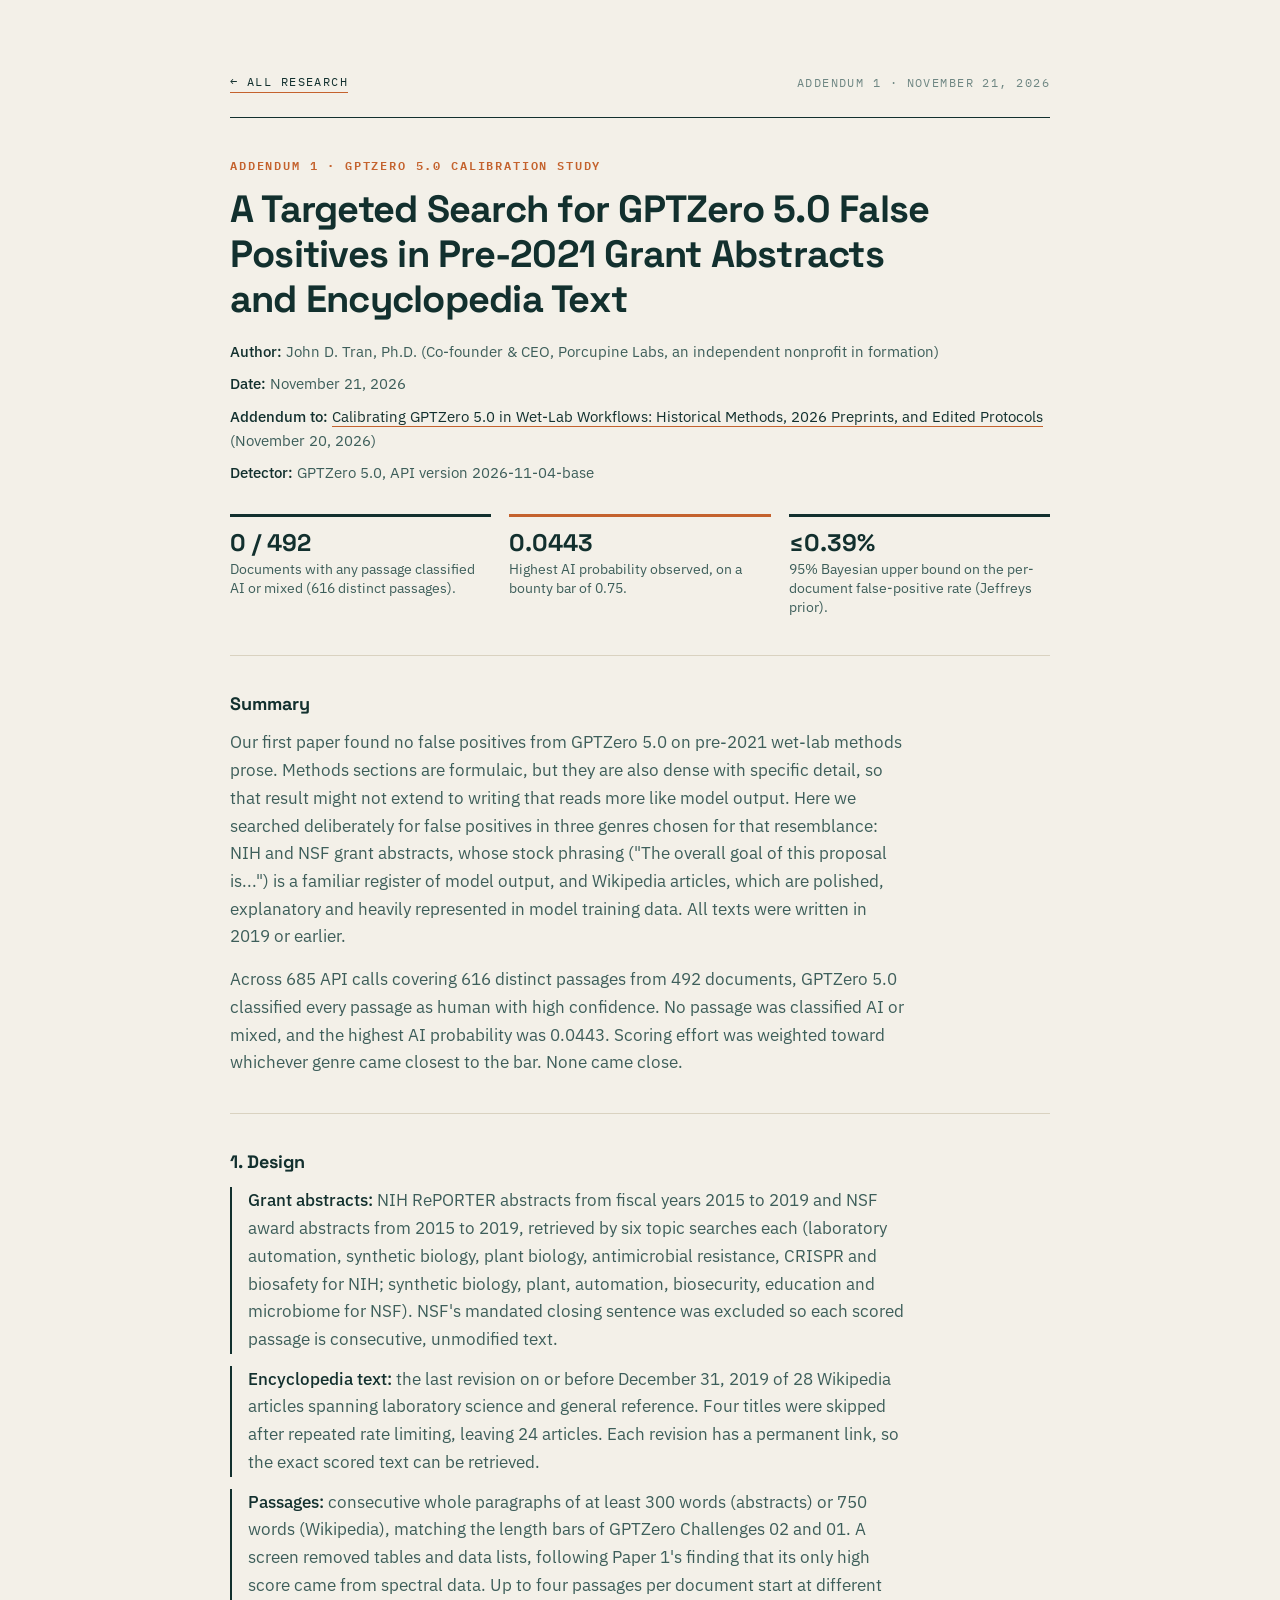
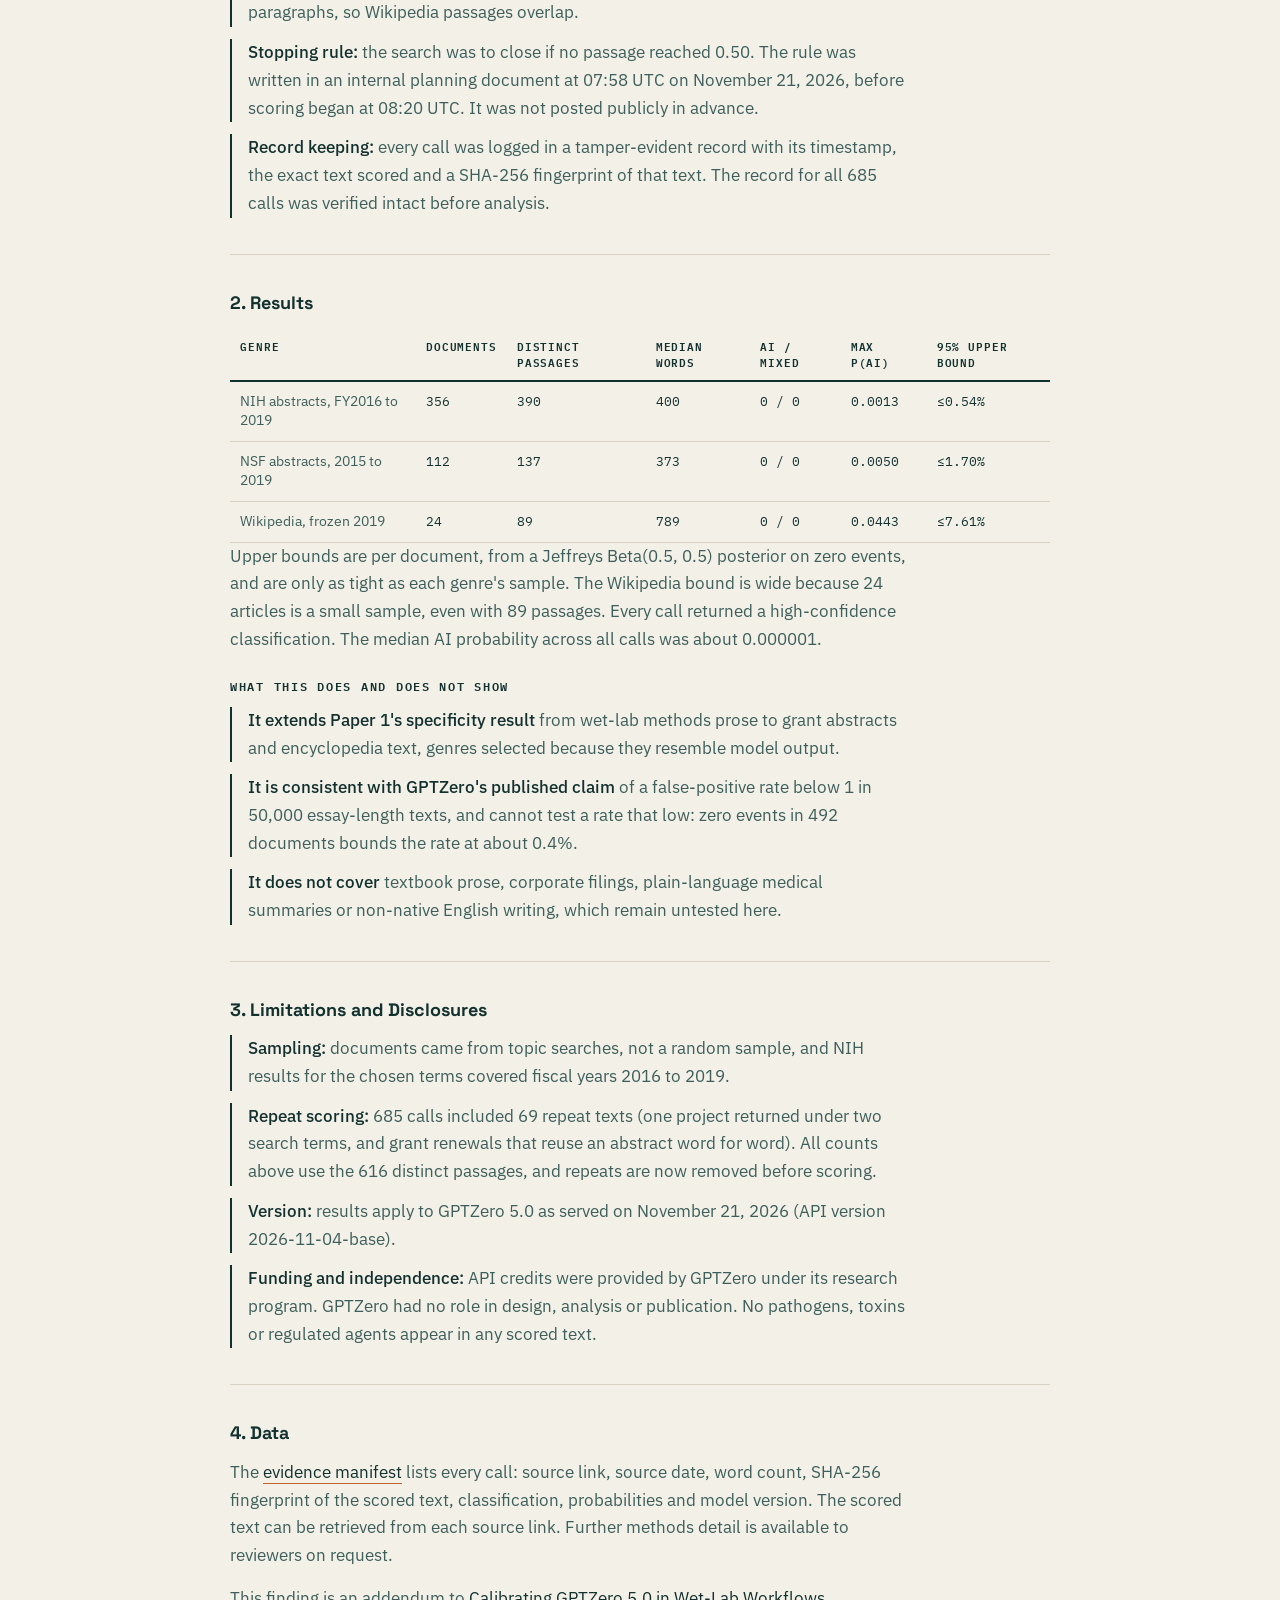
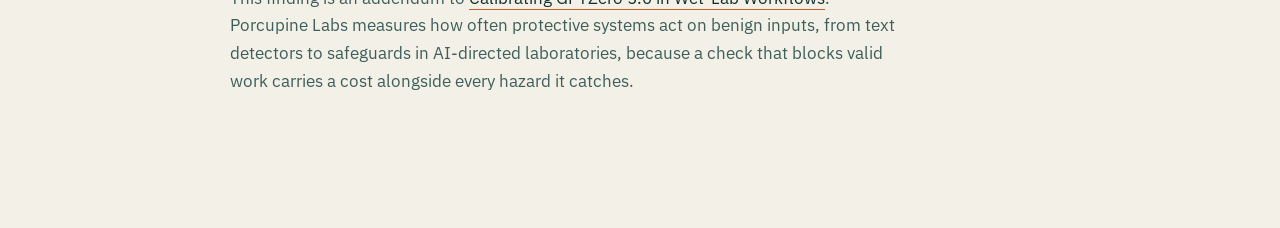
<file: research/gptzero-false-positive-search/index.html>
<!doctype html>
<html lang="en">
<head>
<meta charset="utf-8">
<meta name="viewport" content="width=device-width,initial-scale=1,viewport-fit=cover">
<meta name="theme-color" content="#F3F0E8">
<link rel="canonical" href="https://porcupinelabs.org/research/gptzero-false-positive-search/">
<meta property="og:type" content="article">
<meta property="og:site_name" content="Porcupine Labs">
<meta property="og:title" content="A Targeted Search for GPTZero 5.0 False Positives — Porcupine Labs">
<meta property="og:url" content="https://porcupinelabs.org/research/gptzero-false-positive-search/">
<meta property="og:description" content="685 GPTZero 5.0 calls on 616 distinct pre-2021 human passages chosen to resemble model output: zero AI or mixed classifications.">
<meta name="twitter:card" content="summary">
<link rel="icon" href="/favicon.svg" type="image/svg+xml">
<link rel="apple-touch-icon" href="/apple-touch-icon.png">
<title>A Targeted Search for GPTZero 5.0 False Positives — Porcupine Labs</title>
<meta name="description" content="685 GPTZero 5.0 calls on 616 distinct pre-2021 human passages chosen to resemble model output: zero AI or mixed classifications.">
<link rel="preconnect" href="https://fonts.googleapis.com">
<link rel="preconnect" href="https://fonts.gstatic.com" crossorigin>
<link rel="stylesheet" href="https://fonts.googleapis.com/css2?family=Space+Grotesk:wght@500;700&family=IBM+Plex+Sans:wght@400;500&family=IBM+Plex+Mono:wght@400;600&display=swap">
<style>
:root{
  --bg:#F3F0E8; --ink:#12302E; --muted:#3D5E5A; --subtle:#6F8783;
  --rule:#D9D2C0; --rule-strong:#12302E; --quill:#C4622D;
  --mark:#12302E; --mark-lt:#265A55;
  --display:"Space Grotesk",system-ui,sans-serif;
  --body:"IBM Plex Sans",system-ui,-apple-system,"Helvetica Neue",sans-serif;
  --mono:"IBM Plex Mono",ui-monospace,SFMono-Regular,Menlo,monospace;
  color-scheme:light;
}
*{box-sizing:border-box;margin:0;padding:0}
body{
  background:var(--bg);color:var(--ink);font-family:var(--body);
  font-size:16.5px;line-height:1.68;-webkit-font-smoothing:antialiased;
  padding-left:max(24px,env(safe-area-inset-left,0px));
  padding-right:max(24px,env(safe-area-inset-right,0px));
}
.container{max-width:820px;margin-inline:auto;padding-block:clamp(44px,7vw,72px) 96px}
.topbar{
  display:flex;justify-content:space-between;align-items:center;gap:16px;
  padding-bottom:24px;border-bottom:1px solid var(--rule-strong);
  font-family:var(--mono);font-size:12px;letter-spacing:.12em;text-transform:uppercase;
}
.topbar a{color:var(--ink);text-decoration:none;border-bottom:1px solid var(--quill)}
.topbar span{color:var(--subtle)}
.paper-head{padding-block:38px;border-bottom:1px solid var(--rule)}
.kicker{
  font-family:var(--mono);font-size:11.5px;font-weight:600;letter-spacing:.16em;
  text-transform:uppercase;color:var(--quill);margin-bottom:12px;
}
h1{
  font-family:var(--display);font-weight:700;font-size:clamp(26px,4.2vw,38px);
  line-height:1.18;letter-spacing:-.02em;color:var(--ink);max-width:28ch;
}
.meta{
  margin-top:18px;display:flex;flex-wrap:wrap;gap:8px 22px;
  font-size:14.5px;color:var(--muted);
}
.meta b{font-weight:500;color:var(--ink)}
.kpis{
  display:grid;grid-template-columns:repeat(3,minmax(0,1fr));gap:18px;
  margin-top:28px;
}
.kpi{border-top:3px solid var(--mark);padding-top:12px}
.kpi.accent{border-top-color:var(--quill)}
.kpi .val{
  font-family:var(--display);font-weight:700;font-size:24px;line-height:1.15;color:var(--ink);
}
.kpi .lbl{margin-top:4px;font-size:13.5px;line-height:1.4;color:var(--muted)}
section{padding-block:36px;border-bottom:1px solid var(--rule)}
section:last-of-type{border-bottom:0}
h2{
  font-family:var(--display);font-weight:700;font-size:18px;
  line-height:1.3;color:var(--ink);margin-bottom:14px;
}
h3{
  font-family:var(--mono);font-size:11.5px;font-weight:600;letter-spacing:.15em;
  text-transform:uppercase;color:var(--ink);margin:24px 0 10px;
}
p{color:var(--muted);margin-bottom:15px;max-width:68ch}
p:last-child{margin-bottom:0}
em{font-style:normal;color:var(--ink);font-weight:500}
a{color:var(--ink);text-decoration:none;border-bottom:1px solid var(--quill)}
ul.clean{list-style:none;display:grid;gap:12px;margin-top:8px}
ul.clean li{padding-left:16px;border-left:2px solid var(--rule-strong);color:var(--muted);max-width:68ch}
ul.clean b{color:var(--ink);font-weight:500}
.table-wrap{overflow-x:auto;margin-top:14px}
table{width:100%;border-collapse:collapse;font-size:13.5px;line-height:1.45}
th,td{text-align:left;padding:10px 10px;border-bottom:1px solid var(--rule);vertical-align:top}
th{
  font-family:var(--mono);font-size:11px;font-weight:600;letter-spacing:.08em;
  text-transform:uppercase;color:var(--ink);border-bottom:2px solid var(--rule-strong);
}
td{color:var(--muted)}
.num{font-family:var(--mono);font-size:12.5px;color:var(--ink);white-space:nowrap}
@media (max-width:680px){
  .kpis{grid-template-columns:1fr}
  .topbar{flex-direction:column;align-items:flex-start}
}
:focus-visible{outline:2px solid var(--quill);outline-offset:3px}
</style>
</head>
<body>
<div class="container">
  <div class="topbar">
    <a href="/research/">← All research</a>
    <span>Addendum 1 · November 21, 2026</span>
  </div>

  <header class="paper-head">
    <div class="kicker">Addendum 1 · GPTZero 5.0 Calibration Study</div>
    <h1>A Targeted Search for GPTZero 5.0 False Positives in Pre-2021 Grant Abstracts and Encyclopedia Text</h1>
    <div class="meta">
      <span><b>Author:</b> John D. Tran, Ph.D. (Co-founder &amp; CEO, Porcupine Labs, an independent nonprofit in formation)</span>
      <span><b>Date:</b> November 21, 2026</span>
      <span><b>Addendum to:</b> <a href="/research/gptzero-wetlab-calibration/">Calibrating GPTZero 5.0 in Wet-Lab Workflows: Historical Methods, 2026 Preprints, and Edited Protocols</a> (November 20, 2026)</span>
      <span><b>Detector:</b> GPTZero 5.0, API version 2026-11-04-base</span>
    </div>
    <div class="kpis">
      <div class="kpi"><div class="val">0 / 492</div><div class="lbl">Documents with any passage classified AI or mixed (616 distinct passages).</div></div>
      <div class="kpi accent"><div class="val">0.0443</div><div class="lbl">Highest AI probability observed, on a bounty bar of 0.75.</div></div>
      <div class="kpi"><div class="val">≤0.39%</div><div class="lbl">95% Bayesian upper bound on the per-document false-positive rate (Jeffreys prior).</div></div>
    </div>
  </header>

  <main>
    <section>
      <h2>Summary</h2>
      <p>Our first paper found no false positives from GPTZero 5.0 on pre-2021 wet-lab methods prose. Methods sections are formulaic, but they are also dense with specific detail, so that result might not extend to writing that reads more like model output. Here we searched deliberately for false positives in three genres chosen for that resemblance: NIH and NSF grant abstracts, whose stock phrasing ("The overall goal of this proposal is...") is a familiar register of model output, and Wikipedia articles, which are polished, explanatory and heavily represented in model training data. All texts were written in 2019 or earlier.</p>
      <p>Across 685 API calls covering 616 distinct passages from 492 documents, GPTZero 5.0 classified every passage as human with high confidence. No passage was classified AI or mixed, and the highest AI probability was 0.0443. Scoring effort was weighted toward whichever genre came closest to the bar. None came close.</p>
    </section>

    <section>
      <h2>1. Design</h2>
      <ul class="clean">
        <li><b>Grant abstracts:</b> NIH RePORTER abstracts from fiscal years 2015 to 2019 and NSF award abstracts from 2015 to 2019, retrieved by six topic searches each (laboratory automation, synthetic biology, plant biology, antimicrobial resistance, CRISPR and biosafety for NIH; synthetic biology, plant, automation, biosecurity, education and microbiome for NSF). NSF's mandated closing sentence was excluded so each scored passage is consecutive, unmodified text.</li>
        <li><b>Encyclopedia text:</b> the last revision on or before December 31, 2019 of 28 Wikipedia articles spanning laboratory science and general reference. Four titles were skipped after repeated rate limiting, leaving 24 articles. Each revision has a permanent link, so the exact scored text can be retrieved.</li>
        <li><b>Passages:</b> consecutive whole paragraphs of at least 300 words (abstracts) or 750 words (Wikipedia), matching the length bars of GPTZero Challenges 02 and 01. A screen removed tables and data lists, following Paper 1's finding that its only high score came from spectral data. Up to four passages per document start at different paragraphs, so Wikipedia passages overlap.</li>
        <li><b>Stopping rule:</b> the search was to close if no passage reached 0.50. The rule was written in an internal planning document at 07:58 UTC on November 21, 2026, before scoring began at 08:20 UTC. It was not posted publicly in advance.</li>
        <li><b>Record keeping:</b> every call was logged in a tamper-evident record with its timestamp, the exact text scored and a SHA-256 fingerprint of that text. The record for all 685 calls was verified intact before analysis.</li>
      </ul>
    </section>

    <section>
      <h2>2. Results</h2>
      <div class="table-wrap"><table>
        <thead><tr><th>Genre</th><th>Documents</th><th>Distinct passages</th><th>Median words</th><th>AI / mixed</th><th>Max P(AI)</th><th>95% upper bound</th></tr></thead>
        <tbody>
          <tr><td>NIH abstracts, FY2016 to 2019</td><td class="num">356</td><td class="num">390</td><td class="num">400</td><td class="num">0 / 0</td><td class="num">0.0013</td><td class="num">≤0.54%</td></tr>
          <tr><td>NSF abstracts, 2015 to 2019</td><td class="num">112</td><td class="num">137</td><td class="num">373</td><td class="num">0 / 0</td><td class="num">0.0050</td><td class="num">≤1.70%</td></tr>
          <tr><td>Wikipedia, frozen 2019</td><td class="num">24</td><td class="num">89</td><td class="num">789</td><td class="num">0 / 0</td><td class="num">0.0443</td><td class="num">≤7.61%</td></tr>
        </tbody>
      </table></div>
      <p>Upper bounds are per document, from a Jeffreys Beta(0.5, 0.5) posterior on zero events, and are only as tight as each genre's sample. The Wikipedia bound is wide because 24 articles is a small sample, even with 89 passages. Every call returned a high-confidence classification. The median AI probability across all calls was about 0.000001.</p>
      <h3>What this does and does not show</h3>
      <ul class="clean">
        <li><b>It extends Paper 1's specificity result</b> from wet-lab methods prose to grant abstracts and encyclopedia text, genres selected because they resemble model output.</li>
        <li><b>It is consistent with GPTZero's published claim</b> of a false-positive rate below 1 in 50,000 essay-length texts, and cannot test a rate that low: zero events in 492 documents bounds the rate at about 0.4%.</li>
        <li><b>It does not cover</b> textbook prose, corporate filings, plain-language medical summaries or non-native English writing, which remain untested here.</li>
      </ul>
    </section>

    <section>
      <h2>3. Limitations and Disclosures</h2>
      <ul class="clean">
        <li><b>Sampling:</b> documents came from topic searches, not a random sample, and NIH results for the chosen terms covered fiscal years 2016 to 2019.</li>
        <li><b>Repeat scoring:</b> 685 calls included 69 repeat texts (one project returned under two search terms, and grant renewals that reuse an abstract word for word). All counts above use the 616 distinct passages, and repeats are now removed before scoring.</li>
        <li><b>Version:</b> results apply to GPTZero 5.0 as served on November 21, 2026 (API version 2026-11-04-base).</li>
        <li><b>Funding and independence:</b> API credits were provided by GPTZero under its research program. GPTZero had no role in design, analysis or publication. No pathogens, toxins or regulated agents appear in any scored text.</li>
      </ul>
    </section>

    <section>
      <h2>4. Data</h2>
      <p>The <a href="/research/gptzero-false-positive-search/manifest.csv">evidence manifest</a> lists every call: source link, source date, word count, SHA-256 fingerprint of the scored text, classification, probabilities and model version. The scored text can be retrieved from each source link. Further methods detail is available to reviewers on request.</p>
      <p>This finding is an addendum to <a href="/research/gptzero-wetlab-calibration/">Calibrating GPTZero 5.0 in Wet-Lab Workflows</a>. Porcupine Labs measures how often protective systems act on benign inputs, from text detectors to safeguards in AI-directed laboratories, because a check that blocks valid work carries a cost alongside every hazard it catches.</p>
    </section>
  </main>
</div>
</body>
</html>
</file>
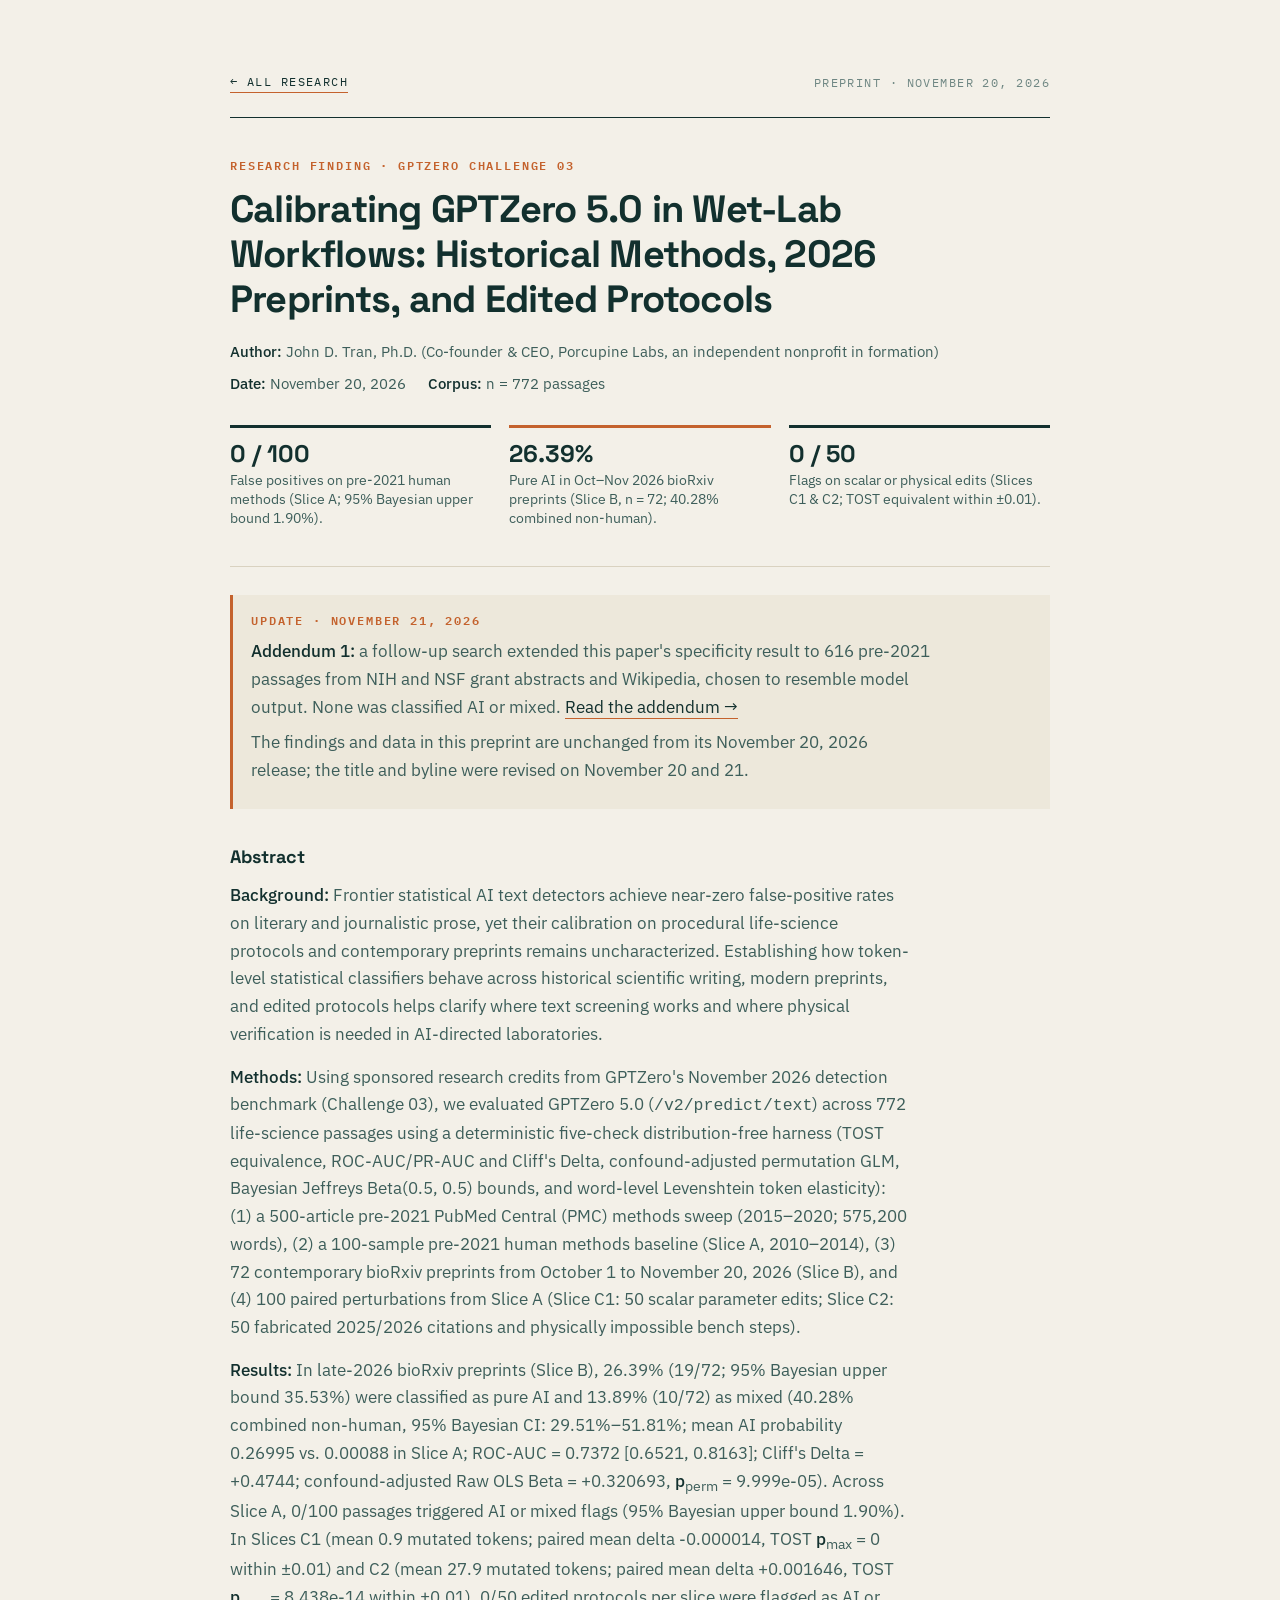
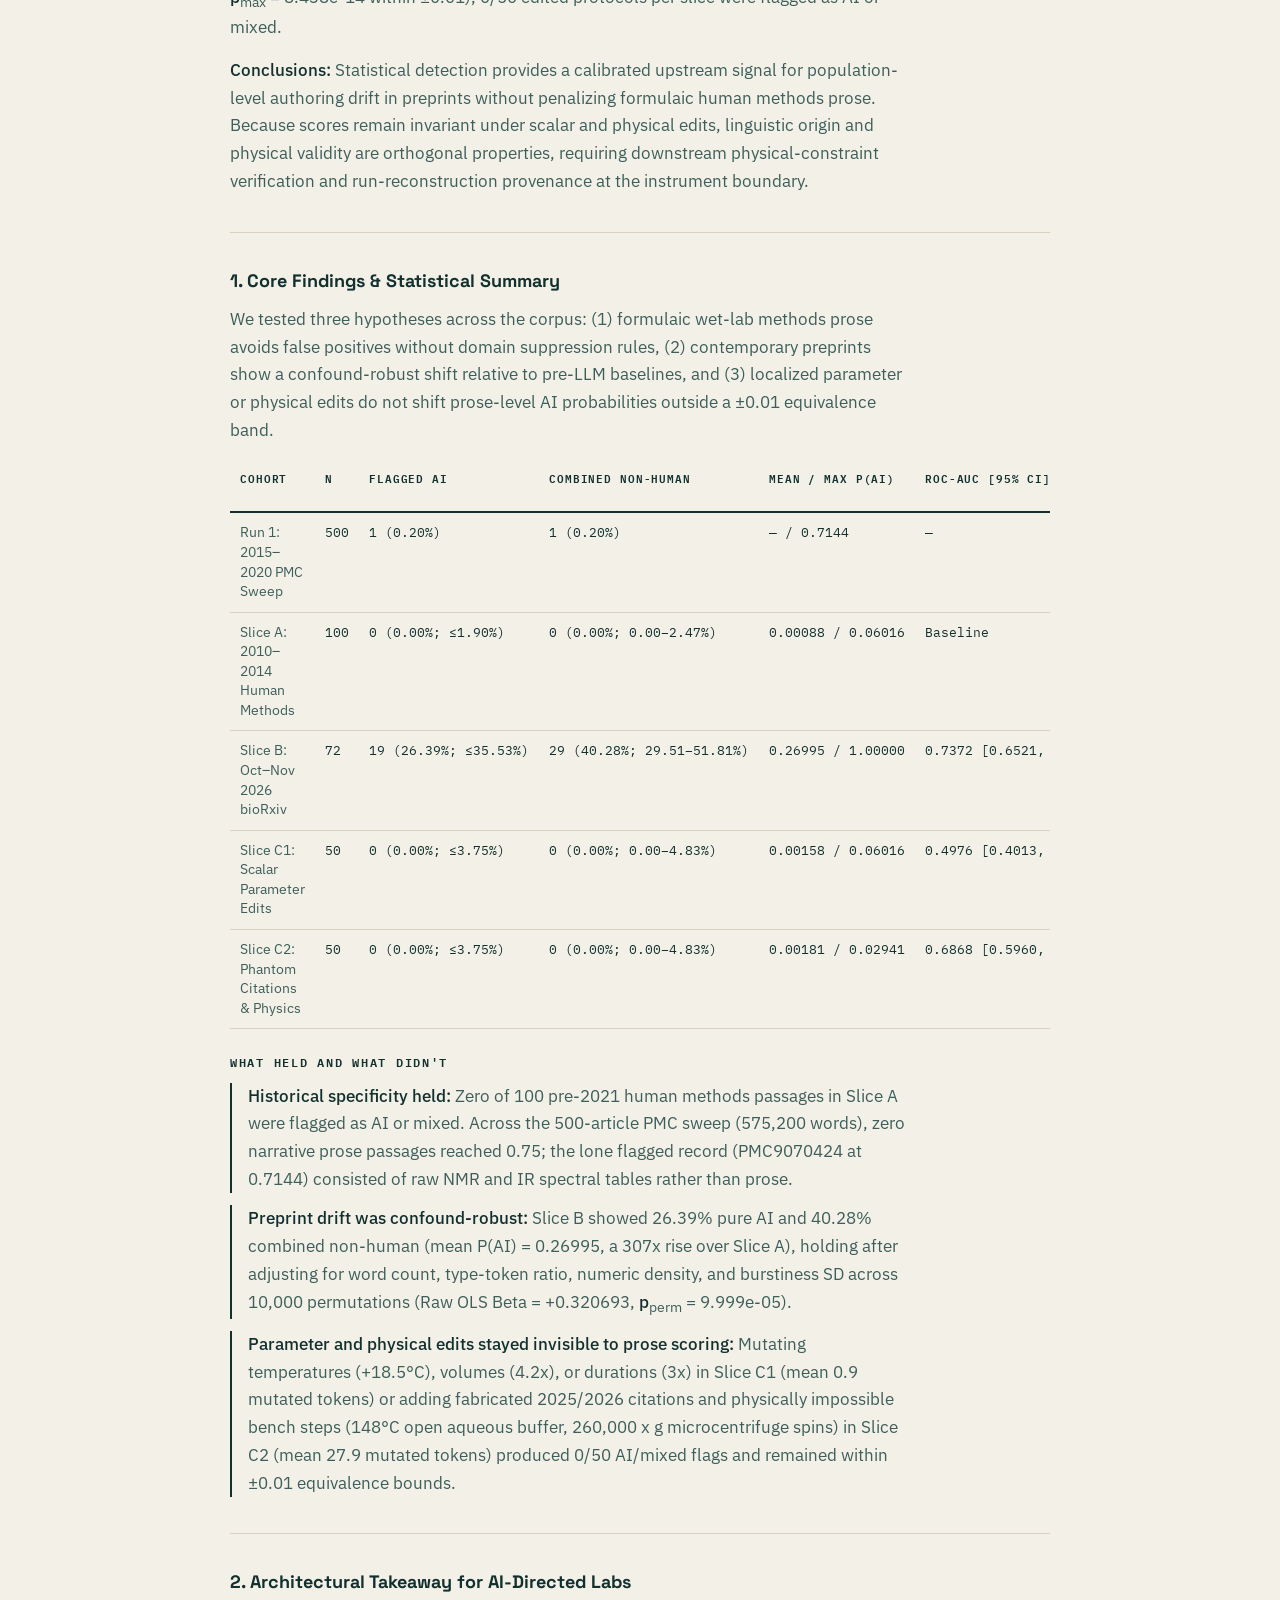
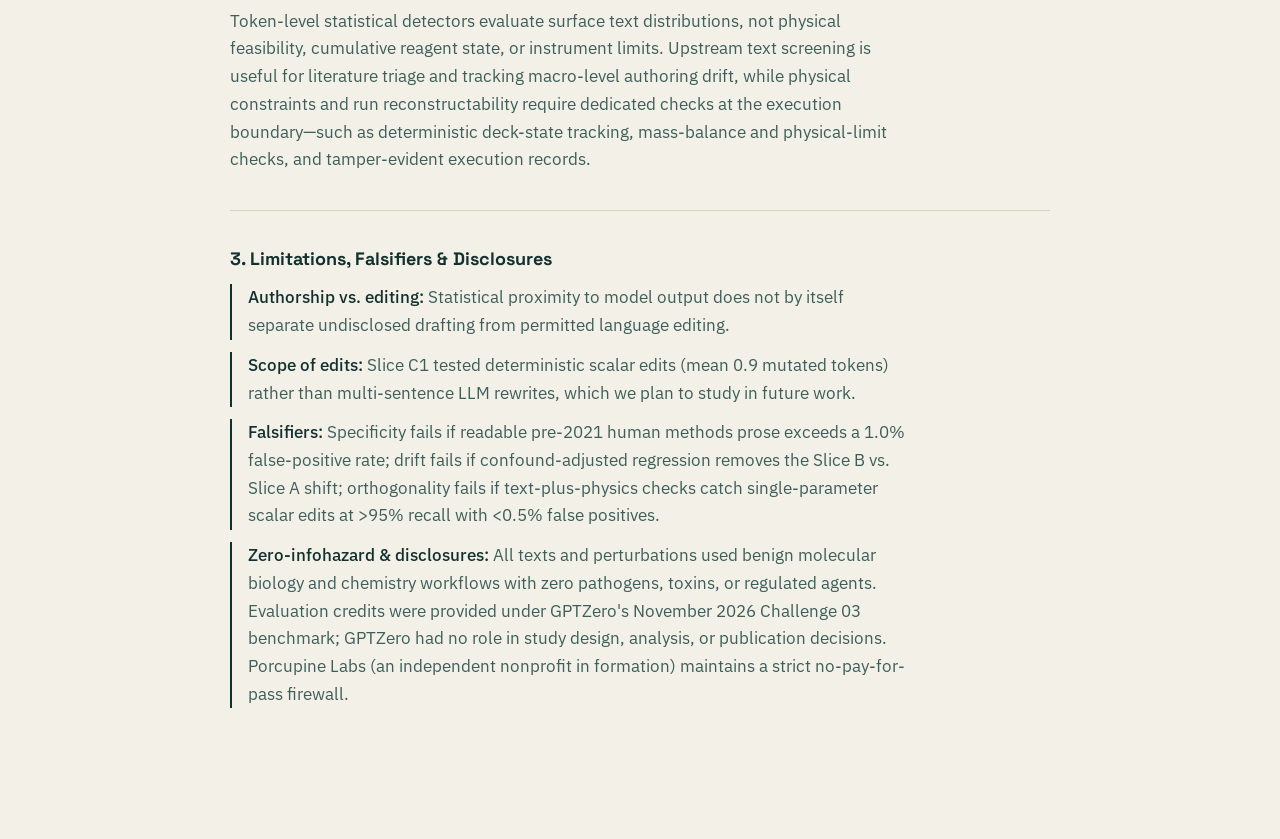
<file: research/gptzero-wetlab-calibration/index.html>
<!doctype html>
<html lang="en">
<head>
<meta charset="utf-8">
<meta name="viewport" content="width=device-width,initial-scale=1,viewport-fit=cover">
<meta name="theme-color" content="#F3F0E8">
<link rel="canonical" href="https://porcupinelabs.org/research/gptzero-wetlab-calibration/">
<meta property="og:type" content="article">
<meta property="og:site_name" content="Porcupine Labs">
<meta property="og:title" content="Calibrating GPTZero 5.0 in Wet-Lab Workflows — Porcupine Labs">
<meta property="og:url" content="https://porcupinelabs.org/research/gptzero-wetlab-calibration/">
<meta property="og:description" content="Calibrating GPTZero 5.0 across historical wet-lab methods, late-2026 bioRxiv preprints, and parameter-edited protocols (n = 772).">
<meta name="twitter:card" content="summary">
<link rel="icon" href="/favicon.svg" type="image/svg+xml">
<link rel="apple-touch-icon" href="/apple-touch-icon.png">
<title>Calibrating GPTZero 5.0 in Wet-Lab Workflows — Porcupine Labs</title>
<meta name="description" content="Calibrating GPTZero 5.0 in Wet-Lab Workflows: Historical Methods, 2026 Preprints, and Edited Protocols.">
<link rel="preconnect" href="https://fonts.googleapis.com">
<link rel="preconnect" href="https://fonts.gstatic.com" crossorigin>
<link rel="stylesheet" href="https://fonts.googleapis.com/css2?family=Space+Grotesk:wght@500;700&family=IBM+Plex+Sans:wght@400;500&family=IBM+Plex+Mono:wght@400;600&display=swap">
<style>
:root{
  --bg:#F3F0E8; --ink:#12302E; --muted:#3D5E5A; --subtle:#6F8783;
  --rule:#D9D2C0; --rule-strong:#12302E; --quill:#C4622D;
  --mark:#12302E; --mark-lt:#265A55;
  --display:"Space Grotesk",system-ui,sans-serif;
  --body:"IBM Plex Sans",system-ui,-apple-system,"Helvetica Neue",sans-serif;
  --mono:"IBM Plex Mono",ui-monospace,SFMono-Regular,Menlo,monospace;
  color-scheme:light;
}
*{box-sizing:border-box;margin:0;padding:0}
body{
  background:var(--bg);color:var(--ink);font-family:var(--body);
  font-size:16.5px;line-height:1.68;-webkit-font-smoothing:antialiased;
  padding-left:max(24px,env(safe-area-inset-left,0px));
  padding-right:max(24px,env(safe-area-inset-right,0px));
}
.container{max-width:820px;margin-inline:auto;padding-block:clamp(44px,7vw,72px) 96px}
.topbar{
  display:flex;justify-content:space-between;align-items:center;gap:16px;
  padding-bottom:24px;border-bottom:1px solid var(--rule-strong);
  font-family:var(--mono);font-size:12px;letter-spacing:.12em;text-transform:uppercase;
}
.topbar a{color:var(--ink);text-decoration:none;border-bottom:1px solid var(--quill)}
.topbar span{color:var(--subtle)}
.paper-head{padding-block:38px;border-bottom:1px solid var(--rule)}
.kicker{
  font-family:var(--mono);font-size:11.5px;font-weight:600;letter-spacing:.16em;
  text-transform:uppercase;color:var(--quill);margin-bottom:12px;
}
h1{
  font-family:var(--display);font-weight:700;font-size:clamp(26px,4.2vw,38px);
  line-height:1.18;letter-spacing:-.02em;color:var(--ink);max-width:28ch;
}
.meta{
  margin-top:18px;display:flex;flex-wrap:wrap;gap:8px 22px;
  font-size:14.5px;color:var(--muted);
}
.meta b{font-weight:500;color:var(--ink)}
.kpis{
  display:grid;grid-template-columns:repeat(3,minmax(0,1fr));gap:18px;
  margin-top:28px;
}
.kpi{border-top:3px solid var(--mark);padding-top:12px}
.kpi.accent{border-top-color:var(--quill)}
.kpi .val{
  font-family:var(--display);font-weight:700;font-size:24px;line-height:1.15;color:var(--ink);
}
.kpi .lbl{margin-top:4px;font-size:13.5px;line-height:1.4;color:var(--muted)}
section{padding-block:36px;border-bottom:1px solid var(--rule)}
section:last-of-type{border-bottom:0}
h2{
  font-family:var(--display);font-weight:700;font-size:18px;
  line-height:1.3;color:var(--ink);margin-bottom:14px;
}
h3{
  font-family:var(--mono);font-size:11.5px;font-weight:600;letter-spacing:.15em;
  text-transform:uppercase;color:var(--ink);margin:24px 0 10px;
}
p{color:var(--muted);margin-bottom:15px;max-width:68ch}
p:last-child{margin-bottom:0}
em{font-style:normal;color:var(--ink);font-weight:500}
a{color:var(--ink);text-decoration:none;border-bottom:1px solid var(--quill)}
ul.clean{list-style:none;display:grid;gap:12px;margin-top:8px}
ul.clean li{padding-left:16px;border-left:2px solid var(--rule-strong);color:var(--muted);max-width:68ch}
ul.clean b{color:var(--ink);font-weight:500}
.table-wrap{overflow-x:auto;margin-top:14px}
table{width:100%;border-collapse:collapse;font-size:13.5px;line-height:1.45}
th,td{text-align:left;padding:10px 10px;border-bottom:1px solid var(--rule);vertical-align:top}
th{
  font-family:var(--mono);font-size:11px;font-weight:600;letter-spacing:.08em;
  text-transform:uppercase;color:var(--ink);border-bottom:2px solid var(--rule-strong);
}
td{color:var(--muted)}
.num{font-family:var(--mono);font-size:12.5px;color:var(--ink);white-space:nowrap}
@media (max-width:680px){
  .kpis{grid-template-columns:1fr}
  .topbar{flex-direction:column;align-items:flex-start}
}
:focus-visible{outline:2px solid var(--quill);outline-offset:3px}
.update{margin-top:28px;padding:16px 18px;border-left:3px solid var(--quill);background:#EDE8DB}
.update .kicker{margin-bottom:8px}
.update p{margin-bottom:8px}
</style>
</head>
<body>
<div class="container">
  <div class="topbar">
    <a href="/research/">← All research</a>
    <span>Preprint · November 20, 2026</span>
  </div>

  <header class="paper-head">
    <div class="kicker">Research Finding · GPTZero Challenge 03</div>
    <h1>Calibrating GPTZero 5.0 in Wet-Lab Workflows: Historical Methods, 2026 Preprints, and Edited Protocols</h1>
    <div class="meta">
      <span><b>Author:</b> John D. Tran, Ph.D. (Co-founder &amp; CEO, Porcupine Labs, an independent nonprofit in formation)</span>
      <span><b>Date:</b> November 20, 2026</span>
      <span><b>Corpus:</b> n = 772 passages</span>
    </div>

    <div class="kpis">
      <div class="kpi">
        <div class="val">0 / 100</div>
        <div class="lbl">False positives on pre-2021 human methods (Slice A; 95% Bayesian upper bound 1.90%).</div>
      </div>
      <div class="kpi accent">
        <div class="val">26.39%</div>
        <div class="lbl">Pure AI in Oct–Nov 2026 bioRxiv preprints (Slice B, n = 72; 40.28% combined non-human).</div>
      </div>
      <div class="kpi">
        <div class="val">0 / 50</div>
        <div class="lbl">Flags on scalar or physical edits (Slices C1 &amp; C2; TOST equivalent within ±0.01).</div>
      </div>
    </div>
  </header>

  <aside class="update">
    <div class="kicker">Update · November 21, 2026</div>
    <p><em>Addendum 1:</em> a follow-up search extended this paper's specificity result to 616 pre-2021 passages from NIH and NSF grant abstracts and Wikipedia, chosen to resemble model output. None was classified AI or mixed. <a href="/research/gptzero-false-positive-search/">Read the addendum →</a></p>
    <p>The findings and data in this preprint are unchanged from its November 20, 2026 release; the title and byline were revised on November 20 and 21.</p>
  </aside>

  <main>
    <section>
      <h2>Abstract</h2>
      <p><em>Background:</em> Frontier statistical AI text detectors achieve near-zero false-positive rates on literary and journalistic prose, yet their calibration on procedural life-science protocols and contemporary preprints remains uncharacterized. Establishing how token-level statistical classifiers behave across historical scientific writing, modern preprints, and edited protocols helps clarify where text screening works and where physical verification is needed in AI-directed laboratories.</p>
      <p><em>Methods:</em> Using sponsored research credits from GPTZero's November 2026 detection benchmark (Challenge 03), we evaluated GPTZero 5.0 (<code>/v2/predict/text</code>) across 772 life-science passages using a deterministic five-check distribution-free harness (TOST equivalence, ROC-AUC/PR-AUC and Cliff's Delta, confound-adjusted permutation GLM, Bayesian Jeffreys Beta(0.5, 0.5) bounds, and word-level Levenshtein token elasticity): (1) a 500-article pre-2021 PubMed Central (PMC) methods sweep (2015–2020; 575,200 words), (2) a 100-sample pre-2021 human methods baseline (Slice A, 2010–2014), (3) 72 contemporary bioRxiv preprints from October 1 to November 20, 2026 (Slice B), and (4) 100 paired perturbations from Slice A (Slice C1: 50 scalar parameter edits; Slice C2: 50 fabricated 2025/2026 citations and physically impossible bench steps).</p>
      <p><em>Results:</em> In late-2026 bioRxiv preprints (Slice B), 26.39% (19/72; 95% Bayesian upper bound 35.53%) were classified as pure AI and 13.89% (10/72) as mixed (40.28% combined non-human, 95% Bayesian CI: 29.51%–51.81%; mean AI probability 0.26995 vs. 0.00088 in Slice A; ROC-AUC = 0.7372 [0.6521, 0.8163]; Cliff's Delta = +0.4744; confound-adjusted Raw OLS Beta = +0.320693, <em>p</em><sub>perm</sub> = 9.999e-05). Across Slice A, 0/100 passages triggered AI or mixed flags (95% Bayesian upper bound 1.90%). In Slices C1 (mean 0.9 mutated tokens; paired mean delta -0.000014, TOST <em>p</em><sub>max</sub> = 0 within ±0.01) and C2 (mean 27.9 mutated tokens; paired mean delta +0.001646, TOST <em>p</em><sub>max</sub> = 8.438e-14 within ±0.01), 0/50 edited protocols per slice were flagged as AI or mixed.</p>
      <p><em>Conclusions:</em> Statistical detection provides a calibrated upstream signal for population-level authoring drift in preprints without penalizing formulaic human methods prose. Because scores remain invariant under scalar and physical edits, linguistic origin and physical validity are orthogonal properties, requiring downstream physical-constraint verification and run-reconstruction provenance at the instrument boundary.</p>
    </section>

    <section>
      <h2>1. Core Findings &amp; Statistical Summary</h2>
      <p>We tested three hypotheses across the corpus: (1) formulaic wet-lab methods prose avoids false positives without domain suppression rules, (2) contemporary preprints show a confound-robust shift relative to pre-LLM baselines, and (3) localized parameter or physical edits do not shift prose-level AI probabilities outside a ±0.01 equivalence band.</p>

      <div class="table-wrap">
        <table>
          <thead>
            <tr>
              <th>Cohort</th>
              <th>n</th>
              <th>Flagged AI</th>
              <th>Combined Non-Human</th>
              <th>Mean / Max P(AI)</th>
              <th>ROC-AUC [95% CI]</th>
              <th>Cliff's Delta</th>
              <th>TOST (±0.01)</th>
            </tr>
          </thead>
          <tbody>
            <tr>
              <td>Run 1: 2015–2020 PMC Sweep</td>
              <td class="num">500</td>
              <td class="num">1 (0.20%)</td>
              <td class="num">1 (0.20%)</td>
              <td class="num">— / 0.7144</td>
              <td class="num">—</td>
              <td class="num">—</td>
              <td class="num">—</td>
            </tr>
            <tr>
              <td>Slice A: 2010–2014 Human Methods</td>
              <td class="num">100</td>
              <td class="num">0 (0.00%; ≤1.90%)</td>
              <td class="num">0 (0.00%; 0.00–2.47%)</td>
              <td class="num">0.00088 / 0.06016</td>
              <td class="num">Baseline</td>
              <td class="num">Baseline</td>
              <td class="num">Baseline</td>
            </tr>
            <tr>
              <td>Slice B: Oct–Nov 2026 bioRxiv</td>
              <td class="num">72</td>
              <td class="num">19 (26.39%; ≤35.53%)</td>
              <td class="num">29 (40.28%; 29.51–51.81%)</td>
              <td class="num">0.26995 / 1.00000</td>
              <td class="num">0.7372 [0.6521, 0.8163]</td>
              <td class="num">+0.4744</td>
              <td class="num">—</td>
            </tr>
            <tr>
              <td>Slice C1: Scalar Parameter Edits</td>
              <td class="num">50</td>
              <td class="num">0 (0.00%; ≤3.75%)</td>
              <td class="num">0 (0.00%; 0.00–4.83%)</td>
              <td class="num">0.00158 / 0.06016</td>
              <td class="num">0.4976 [0.4013, 0.5984]</td>
              <td class="num">-0.0048</td>
              <td class="num">p<sub>max</sub> = 0 (True)</td>
            </tr>
            <tr>
              <td>Slice C2: Phantom Citations &amp; Physics</td>
              <td class="num">50</td>
              <td class="num">0 (0.00%; ≤3.75%)</td>
              <td class="num">0 (0.00%; 0.00–4.83%)</td>
              <td class="num">0.00181 / 0.02941</td>
              <td class="num">0.6868 [0.5960, 0.7696]</td>
              <td class="num">+0.3736</td>
              <td class="num">8.438e-14 (True)</td>
            </tr>
          </tbody>
        </table>
      </div>

      <h3>What held and what didn't</h3>
      <ul class="clean">
        <li><b>Historical specificity held:</b> Zero of 100 pre-2021 human methods passages in Slice A were flagged as AI or mixed. Across the 500-article PMC sweep (575,200 words), zero narrative prose passages reached 0.75; the lone flagged record (PMC9070424 at 0.7144) consisted of raw NMR and IR spectral tables rather than prose.</li>
        <li><b>Preprint drift was confound-robust:</b> Slice B showed 26.39% pure AI and 40.28% combined non-human (mean P(AI) = 0.26995, a 307x rise over Slice A), holding after adjusting for word count, type-token ratio, numeric density, and burstiness SD across 10,000 permutations (Raw OLS Beta = +0.320693, <em>p</em><sub>perm</sub> = 9.999e-05).</li>
        <li><b>Parameter and physical edits stayed invisible to prose scoring:</b> Mutating temperatures (+18.5°C), volumes (4.2x), or durations (3x) in Slice C1 (mean 0.9 mutated tokens) or adding fabricated 2025/2026 citations and physically impossible bench steps (148°C open aqueous buffer, 260,000 x g microcentrifuge spins) in Slice C2 (mean 27.9 mutated tokens) produced 0/50 AI/mixed flags and remained within ±0.01 equivalence bounds.</li>
      </ul>
    </section>

    <section>
      <h2>2. Architectural Takeaway for AI-Directed Labs</h2>
      <p>Token-level statistical detectors evaluate surface text distributions, not physical feasibility, cumulative reagent state, or instrument limits. Upstream text screening is useful for literature triage and tracking macro-level authoring drift, while physical constraints and run reconstructability require dedicated checks at the execution boundary—such as deterministic deck-state tracking, mass-balance and physical-limit checks, and tamper-evident execution records.</p>
    </section>

    <section>
      <h2>3. Limitations, Falsifiers &amp; Disclosures</h2>
      <ul class="clean">
        <li><b>Authorship vs. editing:</b> Statistical proximity to model output does not by itself separate undisclosed drafting from permitted language editing.</li>
        <li><b>Scope of edits:</b> Slice C1 tested deterministic scalar edits (mean 0.9 mutated tokens) rather than multi-sentence LLM rewrites, which we plan to study in future work.</li>
        <li><b>Falsifiers:</b> Specificity fails if readable pre-2021 human methods prose exceeds a 1.0% false-positive rate; drift fails if confound-adjusted regression removes the Slice B vs. Slice A shift; orthogonality fails if text-plus-physics checks catch single-parameter scalar edits at &gt;95% recall with &lt;0.5% false positives.</li>
        <li><b>Zero-infohazard &amp; disclosures:</b> All texts and perturbations used benign molecular biology and chemistry workflows with zero pathogens, toxins, or regulated agents. Evaluation credits were provided under GPTZero's November 2026 Challenge 03 benchmark; GPTZero had no role in study design, analysis, or publication decisions. Porcupine Labs (an independent nonprofit in formation) maintains a strict no-pay-for-pass firewall.</li>
      </ul>
    </section>
  </main>
</div>
</body>
</html>
</file>
<file: porcupine-labs-research-finding-section-assets/research-finding-section.css>
/* Porcupine Labs Research Finding Section Styles */
.pl-research-section {
  padding: 4rem 1.5rem;
  background-color: #f8fafc;
  color: #0f172a;
  font-family: -apple-system, BlinkMacSystemFont, "Segoe UI", Roboto, sans-serif;
}

.pl-container {
  max-width: 1040px;
  margin: 0 auto;
}

.pl-eyebrow {
  font-size: 0.8125rem;
  font-weight: 600;
  letter-spacing: 0.06em;
  text-transform: uppercase;
  color: #0f766e;
  margin-bottom: 0.5rem;
}

.pl-research-section h2 {
  font-size: 2rem;
  line-height: 1.2;
  margin: 0 0 1rem;
  color: #0f172a;
}

.pl-lead {
  font-size: 1.0625rem;
  line-height: 1.65;
  color: #334155;
  max-width: 72ch;
  margin: 0 0 2rem;
}

.pl-metrics-grid {
  display: grid;
  grid-template-columns: repeat(auto-fit, minmax(260px, 1fr));
  gap: 1.25rem;
  margin-bottom: 2.25rem;
}

.pl-metric-card {
  background: #ffffff;
  border: 1px solid #e2e8f0;
  border-radius: 10px;
  padding: 1.25rem;
}

.pl-metric-label {
  font-size: 0.875rem;
  font-weight: 600;
  color: #475569;
  margin-bottom: 0.4rem;
}

.pl-metric-value {
  font-size: 1.75rem;
  font-weight: 700;
  color: #0f172a;
  margin-bottom: 0.5rem;
}

.pl-metric-detail {
  font-size: 0.875rem;
  line-height: 1.5;
  color: #475569;
}

.pl-table-wrap {
  overflow-x: auto;
  background: #ffffff;
  border: 1px solid #e2e8f0;
  border-radius: 10px;
  margin-bottom: 2rem;
}

.pl-data-table {
  width: 100%;
  border-collapse: collapse;
  font-size: 0.875rem;
  text-align: left;
}

.pl-data-table caption {
  caption-side: top;
  font-weight: 600;
  color: #334155;
  padding: 0.9rem 1rem;
  border-bottom: 1px solid #e2e8f0;
  text-align: left;
}

.pl-data-table th,
.pl-data-table td {
  padding: 0.75rem 1rem;
  border-bottom: 1px solid #f1f5f9;
  vertical-align: top;
}

.pl-data-table th {
  background-color: #f1f5f9;
  color: #0f172a;
  font-weight: 600;
}

.pl-boundary-note {
  background: #ffffff;
  border-left: 4px solid #0f766e;
  border-radius: 0 8px 8px 0;
  padding: 1.25rem 1.5rem;
  border-top: 1px solid #e2e8f0;
  border-right: 1px solid #e2e8f0;
  border-bottom: 1px solid #e2e8f0;
}

.pl-boundary-note h3 {
  margin: 0 0 0.5rem;
  font-size: 1.125rem;
  color: #0f172a;
}

.pl-boundary-note p {
  margin: 0 0 0.75rem;
  line-height: 1.6;
  color: #334155;
}

.pl-boundary-note p.pl-disclosure {
  margin-bottom: 0;
  font-size: 0.85rem;
  color: #64748b;
}
</file>
